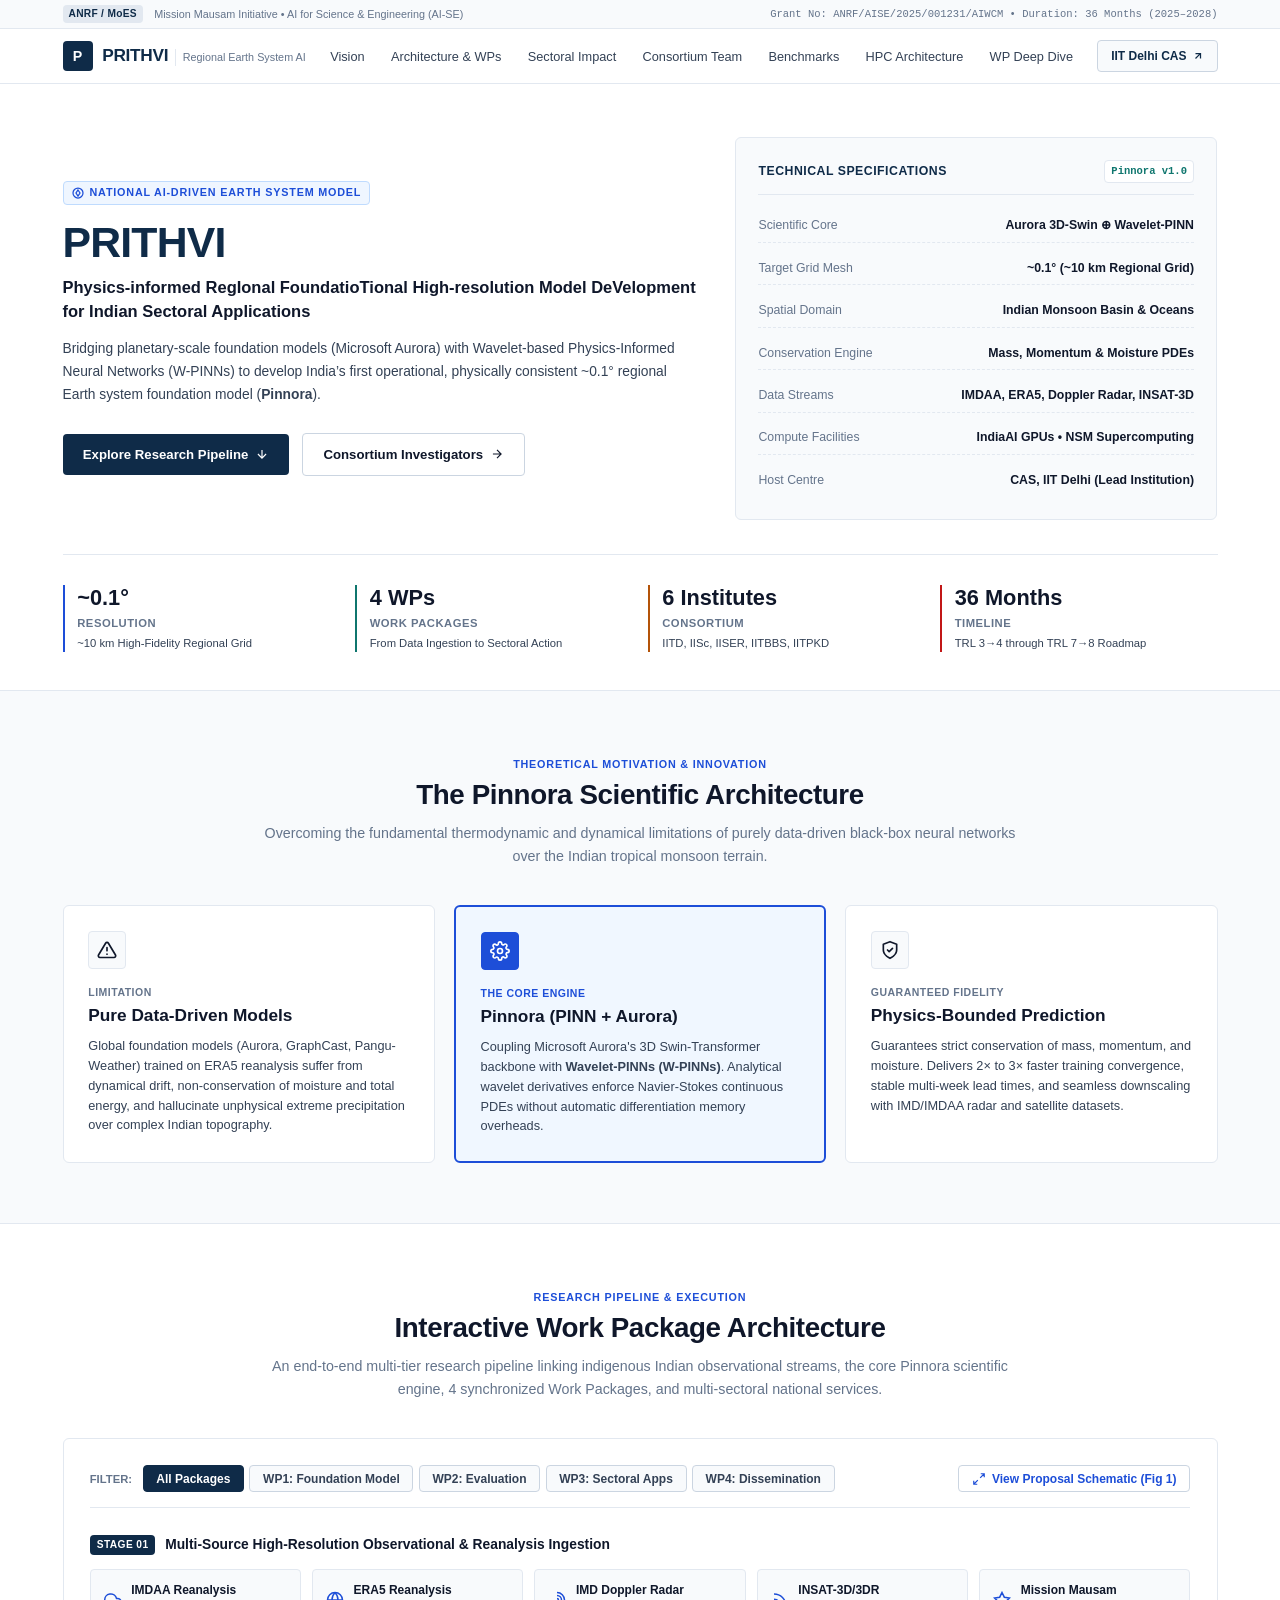
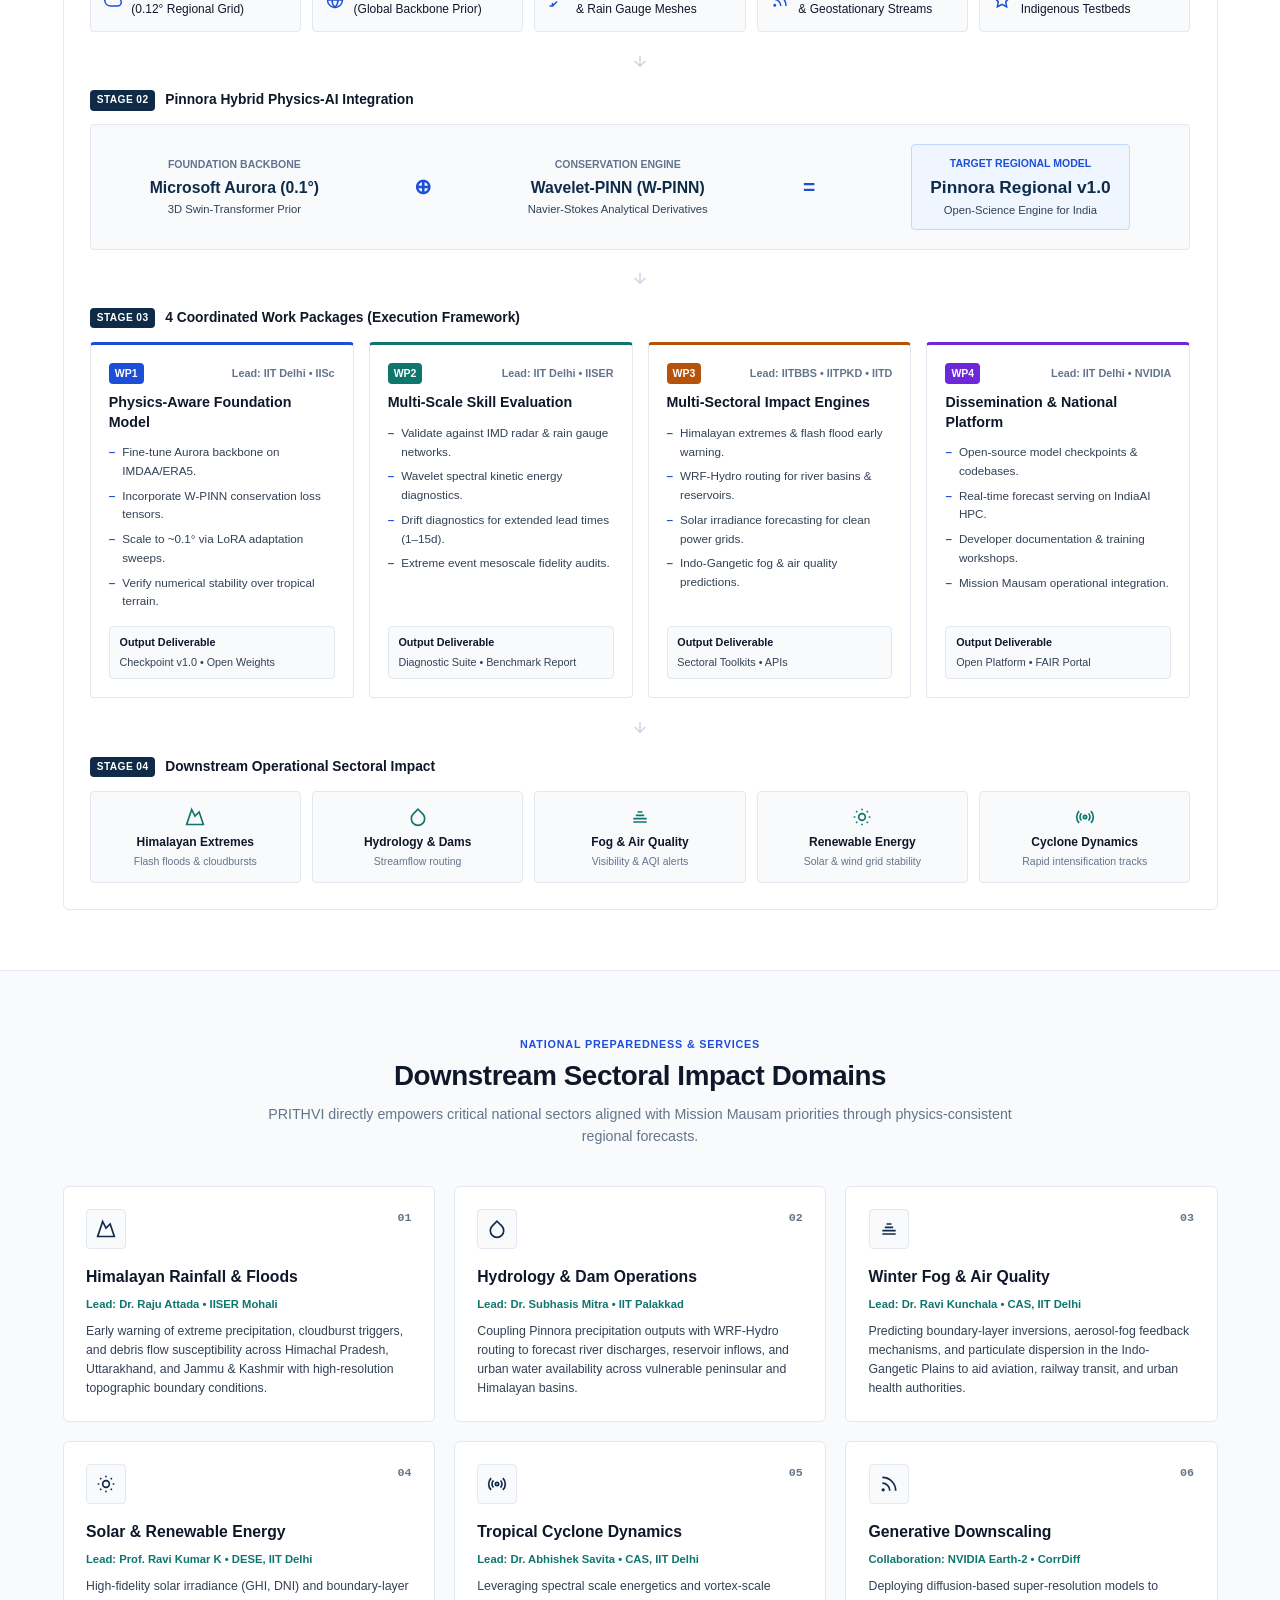
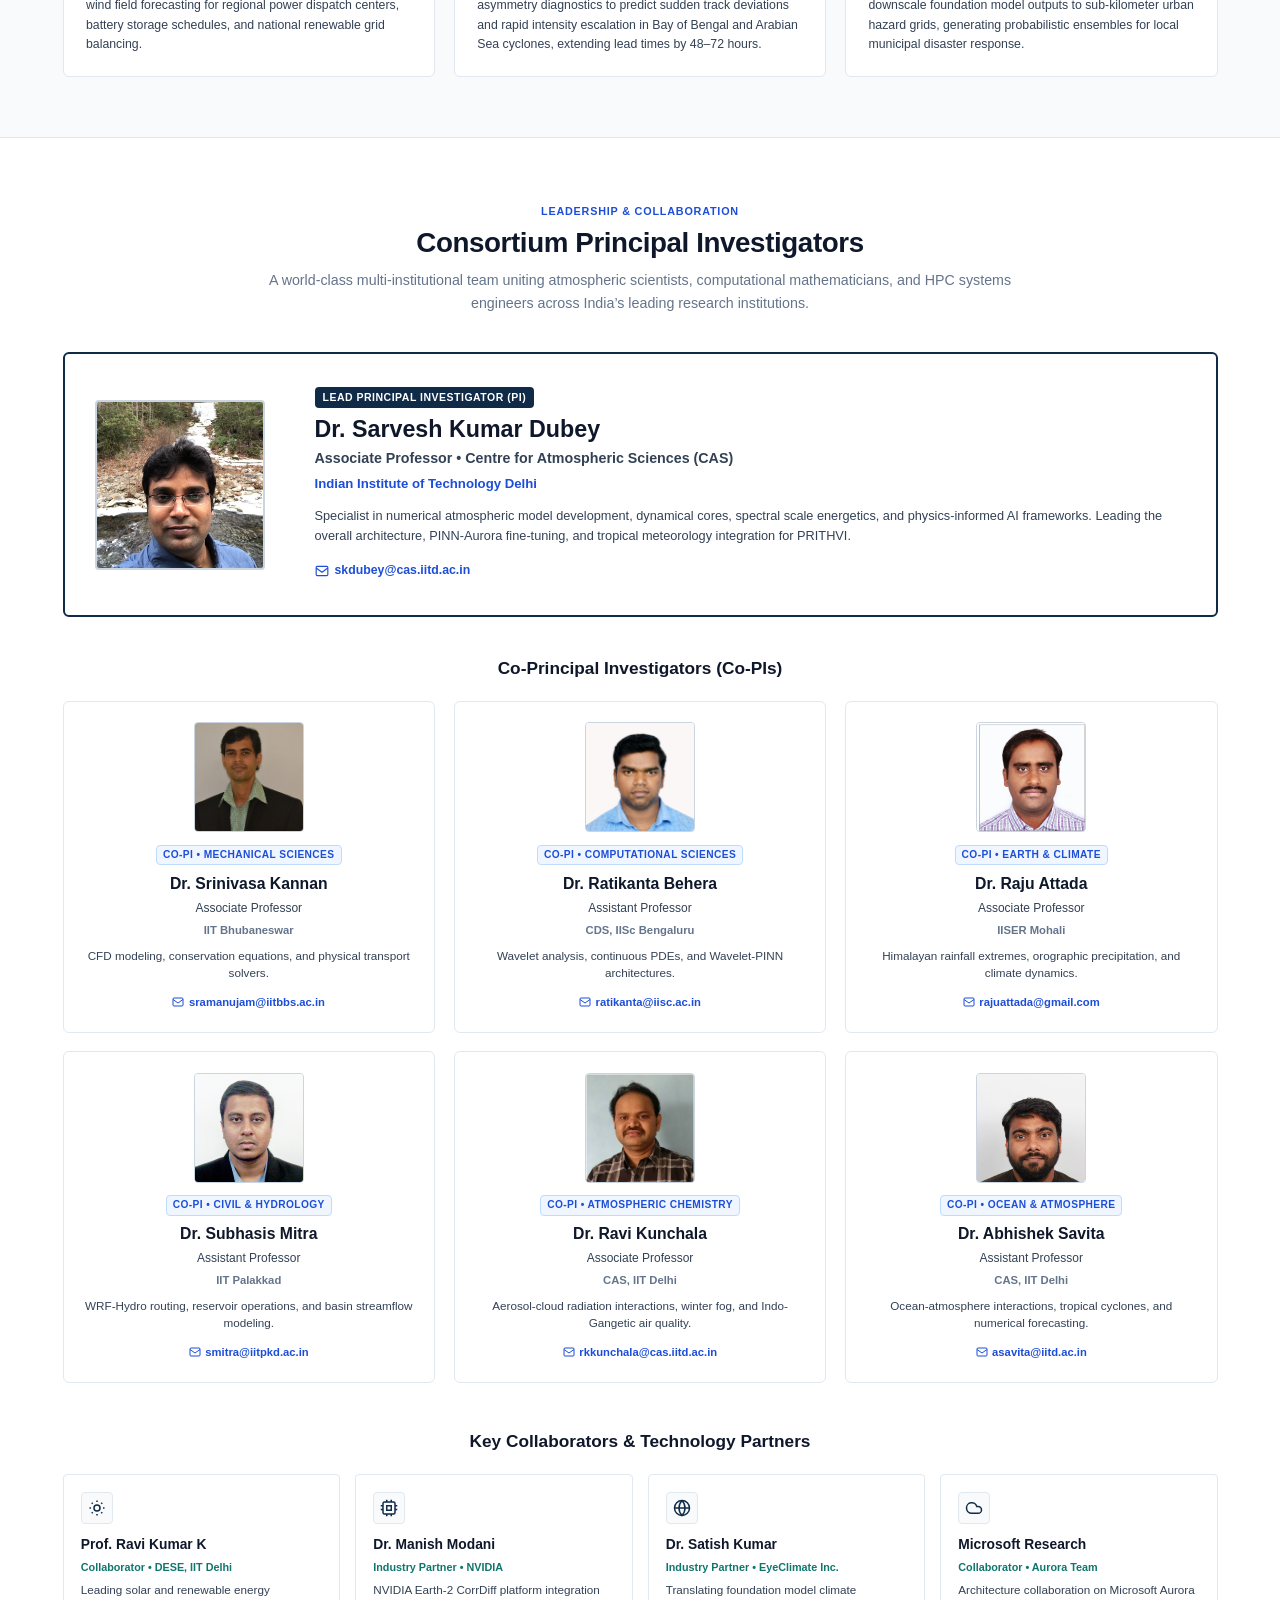
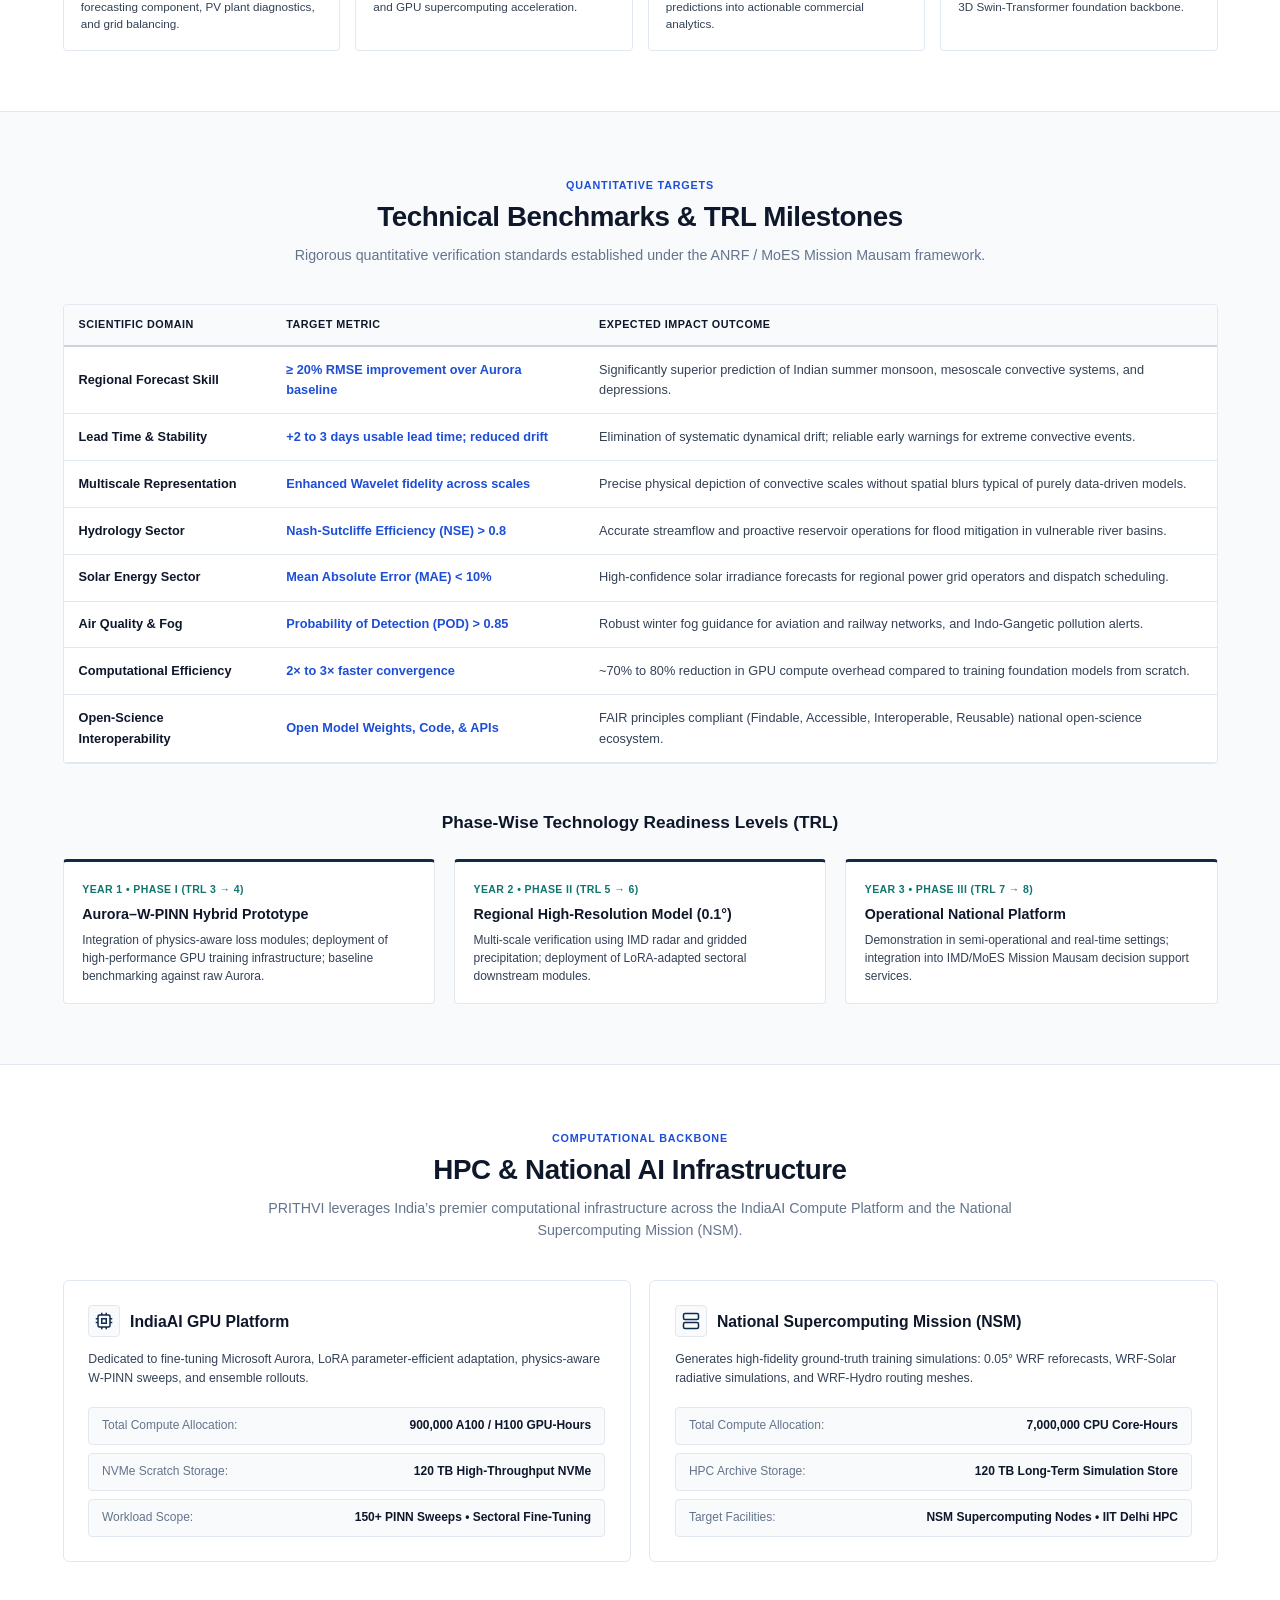
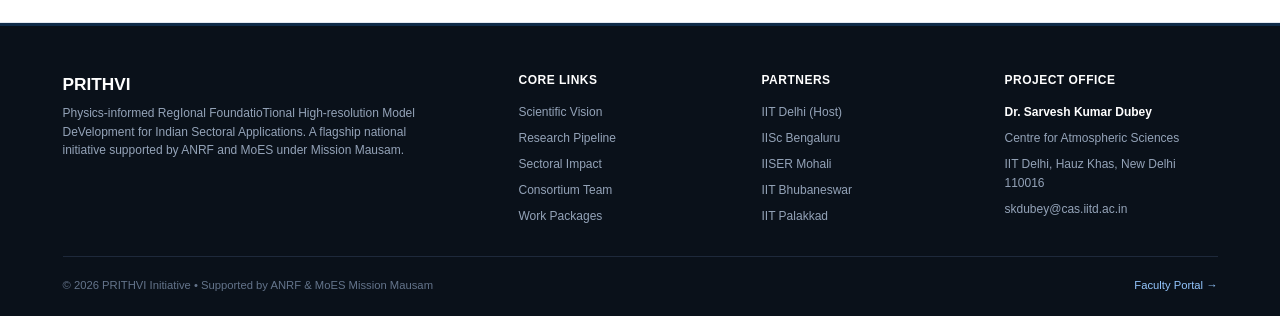
<file: index.html>
<!DOCTYPE html>
<html lang="en">
<head>
  <meta charset="UTF-8">
  <meta name="viewport" content="width=device-width, initial-scale=1.0">
  <title>PRITHVI | Physics-informed Regional Foundational Model for India</title>
  <meta name="description" content="PRITHVI: Physics-informed RegIonal FoundatioTional High-resolution Model DeVelopment for Indian Sectoral Applications. Funded by ANRF with MoES under Mission Mausam.">
  <link rel="stylesheet" href="assets/css/prithvi.css">
  <link rel="shortcut icon" href="assets/images/iitd_logo_red.png" type="image/png">
</head>
<body>

  <!-- ========================================================================
       TOP UTILITY MICRO-STRIP
       ======================================================================== -->
  <aside class="top-micro-bar">
    <div class="container top-micro-content">
      <div class="micro-badges">
        <span class="micro-tag">ANRF / MoES</span>
        <span>Mission Mausam Initiative &bull; AI for Science &amp; Engineering (AI-SE)</span>
      </div>
      <div class="micro-file-no">
        Grant No: ANRF/AISE/2025/001231/AIWCM &bull; Duration: 36 Months (2025–2028)
      </div>
    </div>
  </aside>

  <!-- ========================================================================
       SLEEK NAVIGATION HEADER (54px)
       ======================================================================== -->
  <header class="site-header">
    <div class="container header-inner">
      <a href="index.html" class="brand-anchor">
        <div class="brand-emblem">P</div>
        <div class="brand-text-wrap">
          <span class="brand-acronym">PRITHVI</span>
          <span class="brand-desc-line">Regional Earth System AI</span>
        </div>
      </a>

      <button class="mobile-toggle-btn" id="mobileMenuBtn" aria-label="Toggle navigation menu">&#9776;</button>

      <nav>
        <ul class="nav-links-list" id="navMenu">
          <li><a href="#vision" class="nav-item-link">Vision</a></li>
          <li><a href="#pipeline" class="nav-item-link">Architecture &amp; WPs</a></li>
          <li><a href="#sectors" class="nav-item-link">Sectoral Impact</a></li>
          <li><a href="#team" class="nav-item-link">Consortium Team</a></li>
          <li><a href="#benchmarks" class="nav-item-link">Benchmarks</a></li>
          <li><a href="#compute" class="nav-item-link">HPC Architecture</a></li>
          <li><a href="wp.html" class="nav-item-link">WP Deep Dive</a></li>
        </ul>
      </nav>

      <a href="https://web.iitd.ac.in/~skdubey/" target="_blank" rel="noopener" class="header-action-btn">
        <span>IIT Delhi CAS</span>
        <svg width="12" height="12" viewBox="0 0 24 24" fill="none" stroke="currentColor" stroke-width="2.5"><path d="M7 17l9.2-9.2M17 17V7H7"/></svg>
      </a>
    </div>
  </header>

  <!-- ========================================================================
       HERO SECTION (ASYMMETRIC SCIENTIFIC LAYOUT)
       ======================================================================== -->
  <section class="hero-wrapper" id="hero">
    <div class="container">
      
      <div class="hero-grid">
        <!-- Left: Editorial Overview -->
        <div>
          <div class="hero-eyebrow">
            <svg width="12" height="12" viewBox="0 0 24 24" fill="none" stroke="currentColor" stroke-width="2.5"><circle cx="12" cy="12" r="10"/><path d="m12 6 4 6-4 6-4-6z"/></svg>
            National AI-Driven Earth System Model
          </div>

          <h1 class="hero-main-title">PRITHVI</h1>
          <p class="hero-tagline">
            Physics-informed RegIonal FoundatioTional High-resolution Model DeVelopment for Indian Sectoral Applications
          </p>

          <p class="hero-summary-para">
            Bridging planetary-scale foundation models (Microsoft Aurora) with Wavelet-based Physics-Informed Neural Networks (W-PINNs) to develop India’s first operational, physically consistent ~0.1° regional Earth system foundation model (<strong>Pinnora</strong>).
          </p>

          <div class="hero-btn-row">
            <a href="#pipeline" class="btn-solid">
              <span>Explore Research Pipeline</span>
              <svg width="14" height="14" viewBox="0 0 24 24" fill="none" stroke="currentColor" stroke-width="2"><path d="M12 5v14M19 12l-7 7-7-7"/></svg>
            </a>
            <a href="#team" class="btn-outline">
              <span>Consortium Investigators</span>
              <svg width="14" height="14" viewBox="0 0 24 24" fill="none" stroke="currentColor" stroke-width="2"><path d="M5 12h14M12 5l7 7-7 7"/></svg>
            </a>
          </div>
        </div>

        <!-- Right: Scientific Specification Card -->
        <div class="hero-spec-card">
          <div class="spec-card-head">
            <span class="spec-card-title">Technical Specifications</span>
            <span class="spec-version-badge">Pinnora v1.0</span>
          </div>

          <div class="spec-rows-list">
            <div class="spec-row">
              <span class="spec-label">Scientific Core</span>
              <span class="spec-val">Aurora 3D-Swin ⊕ Wavelet-PINN</span>
            </div>
            <div class="spec-row">
              <span class="spec-label">Target Grid Mesh</span>
              <span class="spec-val">~0.1° (~10 km Regional Grid)</span>
            </div>
            <div class="spec-row">
              <span class="spec-label">Spatial Domain</span>
              <span class="spec-val">Indian Monsoon Basin &amp; Oceans</span>
            </div>
            <div class="spec-row">
              <span class="spec-label">Conservation Engine</span>
              <span class="spec-val">Mass, Momentum &amp; Moisture PDEs</span>
            </div>
            <div class="spec-row">
              <span class="spec-label">Data Streams</span>
              <span class="spec-val">IMDAA, ERA5, Doppler Radar, INSAT-3D</span>
            </div>
            <div class="spec-row">
              <span class="spec-label">Compute Facilities</span>
              <span class="spec-val">IndiaAI GPUs &bull; NSM Supercomputing</span>
            </div>
            <div class="spec-row">
              <span class="spec-label">Host Centre</span>
              <span class="spec-val">CAS, IIT Delhi (Lead Institution)</span>
            </div>
          </div>
        </div>
      </div>

      <!-- Hero Metrics Strip (4 Sleek Columns) -->
      <div class="hero-metrics-strip">
        <div class="metric-block blue">
          <div class="metric-num">~0.1°</div>
          <div class="metric-label">Resolution</div>
          <div class="metric-desc">~10 km High-Fidelity Regional Grid</div>
        </div>

        <div class="metric-block teal">
          <div class="metric-num">4 WPs</div>
          <div class="metric-label">Work Packages</div>
          <div class="metric-desc">From Data Ingestion to Sectoral Action</div>
        </div>

        <div class="metric-block amber">
          <div class="metric-num">6 Institutes</div>
          <div class="metric-label">Consortium</div>
          <div class="metric-desc">IITD, IISc, IISER, IITBBS, IITPKD</div>
        </div>

        <div class="metric-block crimson">
          <div class="metric-num">36 Months</div>
          <div class="metric-label">Timeline</div>
          <div class="metric-desc">TRL 3&rarr;4 through TRL 7&rarr;8 Roadmap</div>
        </div>
      </div>

    </div>
  </section>

  <!-- ========================================================================
       SCIENTIFIC RATIONALE & BREAKTHROUGH (PINNORA ENGINE)
       ======================================================================== -->
  <section class="section section-alt" id="vision">
    <div class="container">
      
      <div class="section-header">
        <span class="section-kicker">Theoretical Motivation &amp; Innovation</span>
        <h2 class="section-title">The Pinnora Scientific Architecture</h2>
        <p class="section-subtitle">
          Overcoming the fundamental thermodynamic and dynamical limitations of purely data-driven black-box neural networks over the Indian tropical monsoon terrain.
        </p>
      </div>

      <div class="breakthrough-grid">
        
        <!-- Card 1: Problem -->
        <div class="breakthrough-card">
          <div class="card-icon-box">
            <svg width="20" height="20" viewBox="0 0 24 24" fill="none" stroke="currentColor" stroke-width="2" stroke-linecap="round" stroke-linejoin="round"><path d="M12 9v4M12 17h.01M10.29 3.86L1.82 18a2 2 0 0 0 1.71 3h16.94a2 2 0 0 0 1.71-3L13.71 3.86a2 2 0 0 0-3.42 0z"/></svg>
          </div>
          <span class="card-kicker">Limitation</span>
          <h3 class="card-headline">Pure Data-Driven Models</h3>
          <p class="card-copy">
            Global foundation models (Aurora, GraphCast, Pangu-Weather) trained on ERA5 reanalysis suffer from dynamical drift, non-conservation of moisture and total energy, and hallucinate unphysical extreme precipitation over complex Indian topography.
          </p>
        </div>

        <!-- Card 2: Innovation -->
        <div class="breakthrough-card featured">
          <div class="card-icon-box">
            <svg width="20" height="20" viewBox="0 0 24 24" fill="none" stroke="currentColor" stroke-width="2" stroke-linecap="round" stroke-linejoin="round"><circle cx="12" cy="12" r="3"/><path d="M19.4 15a1.65 1.65 0 0 0 .33 1.82l.06.06a2 2 0 0 1 0 2.83 2 2 0 0 1-2.83 0l-.06-.06a1.65 1.65 0 0 0-1.82-.33 1.65 1.65 0 0 0-1 1.51V21a2 2 0 0 1-2 2 2 2 0 0 1-2-2v-.09A1.65 1.65 0 0 0 9 19.4a1.65 1.65 0 0 0-1.82.33l-.06.06a2 2 0 0 1-2.83 0 2 2 0 0 1 0-2.83l.06-.06a1.65 1.65 0 0 0 .33-1.82 1.65 1.65 0 0 0-1.51-1H3a2 2 0 0 1-2-2 2 2 0 0 1 2-2h.09A1.65 1.65 0 0 0 4.6 9a1.65 1.65 0 0 0-.33-1.82l-.06-.06a2 2 0 0 1 0-2.83 2 2 0 0 1 2.83 0l.06.06a1.65 1.65 0 0 0 1.82.33H9a1.65 1.65 0 0 0 1-1.51V3a2 2 0 0 1 2-2 2 2 0 0 1 2 2v.09a1.65 1.65 0 0 0 1 1.51 1.65 1.65 0 0 0 1.82-.33l.06-.06a2 2 0 0 1 2.83 0 2 2 0 0 1 0 2.83l-.06.06a1.65 1.65 0 0 0-.33 1.82V9a1.65 1.65 0 0 0 1.51 1H21a2 2 0 0 1 2 2 2 2 0 0 1-2 2h-.09a1.65 1.65 0 0 0-1.51 1z"/></svg>
          </div>
          <span class="card-kicker">The Core Engine</span>
          <h3 class="card-headline">Pinnora (PINN + Aurora)</h3>
          <p class="card-copy">
            Coupling Microsoft Aurora's 3D Swin-Transformer backbone with <strong>Wavelet-PINNs (W-PINNs)</strong>. Analytical wavelet derivatives enforce Navier-Stokes continuous PDEs without automatic differentiation memory overheads.
          </p>
        </div>

        <!-- Card 3: Solution -->
        <div class="breakthrough-card">
          <div class="card-icon-box">
            <svg width="20" height="20" viewBox="0 0 24 24" fill="none" stroke="currentColor" stroke-width="2" stroke-linecap="round" stroke-linejoin="round"><path d="M12 22s8-4 8-10V5l-8-3-8 3v7c0 6 8 10 8 10z"/><path d="m9 12 2 2 4-4"/></svg>
          </div>
          <span class="card-kicker">Guaranteed Fidelity</span>
          <h3 class="card-headline">Physics-Bounded Prediction</h3>
          <p class="card-copy">
            Guarantees strict conservation of mass, momentum, and moisture. Delivers 2&times; to 3&times; faster training convergence, stable multi-week lead times, and seamless downscaling with IMD/IMDAA radar and satellite datasets.
          </p>
        </div>

      </div>

    </div>
  </section>

  <!-- ========================================================================
       WORK PACKAGES & RESEARCH PIPELINE (INTERACTIVE)
       ======================================================================== -->
  <section class="section" id="pipeline">
    <div class="container">
      
      <div class="section-header">
        <span class="section-kicker">Research Pipeline &amp; Execution</span>
        <h2 class="section-title">Interactive Work Package Architecture</h2>
        <p class="section-subtitle">
          An end-to-end multi-tier research pipeline linking indigenous Indian observational streams, the core Pinnora scientific engine, 4 synchronized Work Packages, and multi-sectoral national services.
        </p>
      </div>

      <div class="pipeline-container">
        
        <!-- Filter Toolbar -->
        <div class="pipeline-toolbar">
          <div class="filter-group">
            <span class="filter-label">Filter:</span>
            <button class="filter-btn active" data-filter="all">All Packages</button>
            <button class="filter-btn" data-filter="wp1">WP1: Foundation Model</button>
            <button class="filter-btn" data-filter="wp2">WP2: Evaluation</button>
            <button class="filter-btn" data-filter="wp3">WP3: Sectoral Apps</button>
            <button class="filter-btn" data-filter="wp4">WP4: Dissemination</button>
          </div>

          <button class="modal-trigger-btn" id="openModalBtn">
            <svg width="14" height="14" viewBox="0 0 24 24" fill="none" stroke="currentColor" stroke-width="2"><path d="M15 3h6v6M9 21H3v-6M21 3l-7 7M3 21l7-7"/></svg>
            <span>View Proposal Schematic (Fig 1)</span>
          </button>
        </div>

        <!-- The Pipeline Stepper Flow -->
        <div class="pipeline-flow">
          
          <!-- STAGE 1: INGESTION -->
          <div class="flow-stage">
            <div class="stage-head">
              <span class="stage-badge">Stage 01</span>
              <span class="stage-title">Multi-Source High-Resolution Observational &amp; Reanalysis Ingestion</span>
            </div>

            <div class="ingest-grid">
              <div class="ingest-node">
                <svg width="18" height="18" viewBox="0 0 24 24" fill="none" stroke="currentColor" stroke-width="2"><path d="M18 10h-1.26A8 8 0 1 0 9 20h9a5 5 0 0 0 0-10z"/></svg>
                <span><strong>IMDAA Reanalysis</strong><br>(0.12° Regional Grid)</span>
              </div>
              <div class="ingest-node">
                <svg width="18" height="18" viewBox="0 0 24 24" fill="none" stroke="currentColor" stroke-width="2"><circle cx="12" cy="12" r="10"/><path d="M12 2a14.5 14.5 0 0 0 0 20 14.5 14.5 0 0 0 0-20M2 12h20"/></svg>
                <span><strong>ERA5 Reanalysis</strong><br>(Global Backbone Prior)</span>
              </div>
              <div class="ingest-node">
                <svg width="18" height="18" viewBox="0 0 24 24" fill="none" stroke="currentColor" stroke-width="2"><path d="M12 2a10 10 0 0 1 10 10M12 6a6 6 0 0 1 6 6M12 10a2 2 0 0 1 2 2"/><path d="m12 14-6 6M2 20h4v-4"/></svg>
                <span><strong>IMD Doppler Radar</strong><br>&amp; Rain Gauge Meshes</span>
              </div>
              <div class="ingest-node">
                <svg width="18" height="18" viewBox="0 0 24 24" fill="none" stroke="currentColor" stroke-width="2"><path d="M4 11a9 9 0 0 1 9 9M4 4a16 16 0 0 1 16 16"/><circle cx="5" cy="19" r="1"/></svg>
                <span><strong>INSAT-3D/3DR</strong><br>&amp; Geostationary Streams</span>
              </div>
              <div class="ingest-node">
                <svg width="18" height="18" viewBox="0 0 24 24" fill="none" stroke="currentColor" stroke-width="2"><path d="M12 2l3.09 6.26L22 9.27l-5 4.87 1.18 6.88L12 17.77l-6.18 3.25L7 14.14 2 9.27l6.91-1.01L12 2z"/></svg>
                <span><strong>Mission Mausam</strong><br>Indigenous Testbeds</span>
              </div>
            </div>
          </div>

          <!-- CONNECTOR -->
          <div class="flow-step-arrow">
            <svg width="18" height="18" viewBox="0 0 24 24" fill="none" stroke="currentColor" stroke-width="2"><path d="M12 5v14M19 12l-7 7-7-7"/></svg>
          </div>

          <!-- STAGE 2: SCIENTIFIC ENGINE (PINNORA) -->
          <div class="flow-stage">
            <div class="stage-head">
              <span class="stage-badge">Stage 02</span>
              <span class="stage-title">Pinnora Hybrid Physics-AI Integration</span>
            </div>

            <div class="pinnora-engine-box">
              <div class="pinnora-col">
                <span class="pinnora-kicker">Foundation Backbone</span>
                <h4 class="pinnora-col-title">Microsoft Aurora (0.1°)</h4>
                <span class="pinnora-col-sub">3D Swin-Transformer Prior</span>
              </div>

              <div class="pinnora-op">&oplus;</div>

              <div class="pinnora-col">
                <span class="pinnora-kicker">Conservation Engine</span>
                <h4 class="pinnora-col-title">Wavelet-PINN (W-PINN)</h4>
                <span class="pinnora-col-sub">Navier-Stokes Analytical Derivatives</span>
              </div>

              <div class="pinnora-op">&equals;</div>

              <div class="pinnora-target">
                <span class="pinnora-target-kicker">Target Regional Model</span>
                <h4 class="pinnora-target-title">Pinnora Regional v1.0</h4>
                <span class="pinnora-target-sub">Open-Science Engine for India</span>
              </div>
            </div>
          </div>

          <!-- CONNECTOR -->
          <div class="flow-step-arrow">
            <svg width="18" height="18" viewBox="0 0 24 24" fill="none" stroke="currentColor" stroke-width="2"><path d="M12 5v14M19 12l-7 7-7-7"/></svg>
          </div>

          <!-- STAGE 3: WORK PACKAGES (WP1 TO WP4) -->
          <div class="flow-stage">
            <div class="stage-head">
              <span class="stage-badge">Stage 03</span>
              <span class="stage-title">4 Coordinated Work Packages (Execution Framework)</span>
            </div>

            <div class="wp-cards-grid">
              
              <!-- WP1 -->
              <div class="wp-card" data-wp="wp1">
                <div class="wp-header">
                  <span class="wp-id-badge">WP1</span>
                  <span class="wp-inst-lead">Lead: IIT Delhi &bull; IISc</span>
                </div>
                <h4 class="wp-card-name">Physics-Aware Foundation Model</h4>
                <ul class="wp-items-list">
                  <li>Fine-tune Aurora backbone on IMDAA/ERA5.</li>
                  <li>Incorporate W-PINN conservation loss tensors.</li>
                  <li>Scale to ~0.1° via LoRA adaptation sweeps.</li>
                  <li>Verify numerical stability over tropical terrain.</li>
                </ul>
                <div class="wp-out-box">
                  <strong>Output Deliverable</strong>
                  Checkpoint v1.0 &bull; Open Weights
                </div>
              </div>

              <!-- WP2 -->
              <div class="wp-card wp2" data-wp="wp2">
                <div class="wp-header">
                  <span class="wp-id-badge">WP2</span>
                  <span class="wp-inst-lead">Lead: IIT Delhi &bull; IISER</span>
                </div>
                <h4 class="wp-card-name">Multi-Scale Skill Evaluation</h4>
                <ul class="wp-items-list">
                  <li>Validate against IMD radar &amp; rain gauge networks.</li>
                  <li>Wavelet spectral kinetic energy diagnostics.</li>
                  <li>Drift diagnostics for extended lead times (1–15d).</li>
                  <li>Extreme event mesoscale fidelity audits.</li>
                </ul>
                <div class="wp-out-box">
                  <strong>Output Deliverable</strong>
                  Diagnostic Suite &bull; Benchmark Report
                </div>
              </div>

              <!-- WP3 -->
              <div class="wp-card wp3" data-wp="wp3">
                <div class="wp-header">
                  <span class="wp-id-badge">WP3</span>
                  <span class="wp-inst-lead">Lead: IITBBS &bull; IITPKD &bull; IITD</span>
                </div>
                <h4 class="wp-card-name">Multi-Sectoral Impact Engines</h4>
                <ul class="wp-items-list">
                  <li>Himalayan extremes &amp; flash flood early warning.</li>
                  <li>WRF-Hydro routing for river basins &amp; reservoirs.</li>
                  <li>Solar irradiance forecasting for clean power grids.</li>
                  <li>Indo-Gangetic fog &amp; air quality predictions.</li>
                </ul>
                <div class="wp-out-box">
                  <strong>Output Deliverable</strong>
                  Sectoral Toolkits &bull; APIs
                </div>
              </div>

              <!-- WP4 -->
              <div class="wp-card wp4" data-wp="wp4">
                <div class="wp-header">
                  <span class="wp-id-badge">WP4</span>
                  <span class="wp-inst-lead">Lead: IIT Delhi &bull; NVIDIA</span>
                </div>
                <h4 class="wp-card-name">Dissemination &amp; National Platform</h4>
                <ul class="wp-items-list">
                  <li>Open-source model checkpoints &amp; codebases.</li>
                  <li>Real-time forecast serving on IndiaAI HPC.</li>
                  <li>Developer documentation &amp; training workshops.</li>
                  <li>Mission Mausam operational integration.</li>
                </ul>
                <div class="wp-out-box">
                  <strong>Output Deliverable</strong>
                  Open Platform &bull; FAIR Portal
                </div>
              </div>

            </div>
          </div>

          <!-- CONNECTOR -->
          <div class="flow-step-arrow">
            <svg width="18" height="18" viewBox="0 0 24 24" fill="none" stroke="currentColor" stroke-width="2"><path d="M12 5v14M19 12l-7 7-7-7"/></svg>
          </div>

          <!-- STAGE 4: SECTOR MINI FLOW -->
          <div class="flow-stage">
            <div class="stage-head">
              <span class="stage-badge">Stage 04</span>
              <span class="stage-title">Downstream Operational Sectoral Impact</span>
            </div>

            <div class="sector-mini-grid">
              <div class="sector-mini-node">
                <div class="sector-mini-icon">
                  <svg width="20" height="20" viewBox="0 0 24 24" fill="none" stroke="currentColor" stroke-width="2"><path d="m8 3 4 8 5-5 5 15H2L8 3z"/></svg>
                </div>
                <div class="sector-mini-name">Himalayan Extremes</div>
                <div class="sector-mini-lead">Flash floods &amp; cloudbursts</div>
              </div>

              <div class="sector-mini-node">
                <div class="sector-mini-icon">
                  <svg width="20" height="20" viewBox="0 0 24 24" fill="none" stroke="currentColor" stroke-width="2"><path d="M12 2.69l5.66 5.66a8 8 0 1 1-11.31 0z"/></svg>
                </div>
                <div class="sector-mini-name">Hydrology &amp; Dams</div>
                <div class="sector-mini-lead">Streamflow routing</div>
              </div>

              <div class="sector-mini-node">
                <div class="sector-mini-icon">
                  <svg width="20" height="20" viewBox="0 0 24 24" fill="none" stroke="currentColor" stroke-width="2"><path d="M4 14h16M4 18h16M7 10h10M9 6h6"/></svg>
                </div>
                <div class="sector-mini-name">Fog &amp; Air Quality</div>
                <div class="sector-mini-lead">Visibility &amp; AQI alerts</div>
              </div>

              <div class="sector-mini-node">
                <div class="sector-mini-icon">
                  <svg width="20" height="20" viewBox="0 0 24 24" fill="none" stroke="currentColor" stroke-width="2"><circle cx="12" cy="12" r="4"/><path d="M12 2v2M12 20v2M4.93 4.93l1.41 1.41M17.66 17.66l1.41 1.41M2 12h2M20 12h2M6.34 17.66l-1.41 1.41M19.07 4.93l-1.41 1.41"/></svg>
                </div>
                <div class="sector-mini-name">Renewable Energy</div>
                <div class="sector-mini-lead">Solar &amp; wind grid stability</div>
              </div>

              <div class="sector-mini-node">
                <div class="sector-mini-icon">
                  <svg width="20" height="20" viewBox="0 0 24 24" fill="none" stroke="currentColor" stroke-width="2"><circle cx="12" cy="12" r="2"/><path d="M16.24 7.76a6 6 0 0 1 0 8.49M7.76 16.24a6 6 0 0 1 0-8.49M19.07 4.93a10 10 0 0 1 0 14.14M4.93 19.07a10 10 0 0 1 0-14.14"/></svg>
                </div>
                <div class="sector-mini-name">Cyclone Dynamics</div>
                <div class="sector-mini-lead">Rapid intensification tracks</div>
              </div>
            </div>
          </div>

        </div>

      </div>

    </div>
  </section>

  <!-- ========================================================================
       SECTORAL APPLICATIONS (3x2 CARDS WITH VECTOR SVG ICONS)
       ======================================================================== -->
  <section class="section section-alt" id="sectors">
    <div class="container">
      
      <div class="section-header">
        <span class="section-kicker">National Preparedness &amp; Services</span>
        <h2 class="section-title">Downstream Sectoral Impact Domains</h2>
        <p class="section-subtitle">
          PRITHVI directly empowers critical national sectors aligned with Mission Mausam priorities through physics-consistent regional forecasts.
        </p>
      </div>

      <div class="sectors-major-grid">
        
        <!-- Sector 1 -->
        <div class="sector-major-card">
          <div class="sector-card-top">
            <div class="sector-icon-wrap">
              <svg width="20" height="20" viewBox="0 0 24 24" fill="none" stroke="currentColor" stroke-width="2"><path d="m8 3 4 8 5-5 5 15H2L8 3z"/></svg>
            </div>
            <span class="sector-num">01</span>
          </div>
          <h3 class="sector-card-title">Himalayan Rainfall &amp; Floods</h3>
          <div class="sector-card-lead">Lead: Dr. Raju Attada &bull; IISER Mohali</div>
          <p class="sector-card-desc">
            Early warning of extreme precipitation, cloudburst triggers, and debris flow susceptibility across Himachal Pradesh, Uttarakhand, and Jammu &amp; Kashmir with high-resolution topographic boundary conditions.
          </p>
        </div>

        <!-- Sector 2 -->
        <div class="sector-major-card">
          <div class="sector-card-top">
            <div class="sector-icon-wrap">
              <svg width="20" height="20" viewBox="0 0 24 24" fill="none" stroke="currentColor" stroke-width="2"><path d="M12 2.69l5.66 5.66a8 8 0 1 1-11.31 0z"/></svg>
            </div>
            <span class="sector-num">02</span>
          </div>
          <h3 class="sector-card-title">Hydrology &amp; Dam Operations</h3>
          <div class="sector-card-lead">Lead: Dr. Subhasis Mitra &bull; IIT Palakkad</div>
          <p class="sector-card-desc">
            Coupling Pinnora precipitation outputs with WRF-Hydro routing to forecast river discharges, reservoir inflows, and urban water availability across vulnerable peninsular and Himalayan basins.
          </p>
        </div>

        <!-- Sector 3 -->
        <div class="sector-major-card">
          <div class="sector-card-top">
            <div class="sector-icon-wrap">
              <svg width="20" height="20" viewBox="0 0 24 24" fill="none" stroke="currentColor" stroke-width="2"><path d="M4 14h16M4 18h16M7 10h10M9 6h6"/></svg>
            </div>
            <span class="sector-num">03</span>
          </div>
          <h3 class="sector-card-title">Winter Fog &amp; Air Quality</h3>
          <div class="sector-card-lead">Lead: Dr. Ravi Kunchala &bull; CAS, IIT Delhi</div>
          <p class="sector-card-desc">
            Predicting boundary-layer inversions, aerosol-fog feedback mechanisms, and particulate dispersion in the Indo-Gangetic Plains to aid aviation, railway transit, and urban health authorities.
          </p>
        </div>

        <!-- Sector 4 -->
        <div class="sector-major-card">
          <div class="sector-card-top">
            <div class="sector-icon-wrap">
              <svg width="20" height="20" viewBox="0 0 24 24" fill="none" stroke="currentColor" stroke-width="2"><circle cx="12" cy="12" r="4"/><path d="M12 2v2M12 20v2M4.93 4.93l1.41 1.41M17.66 17.66l1.41 1.41M2 12h2M20 12h2M6.34 17.66l-1.41 1.41M19.07 4.93l-1.41 1.41"/></svg>
            </div>
            <span class="sector-num">04</span>
          </div>
          <h3 class="sector-card-title">Solar &amp; Renewable Energy</h3>
          <div class="sector-card-lead">Lead: Prof. Ravi Kumar K &bull; DESE, IIT Delhi</div>
          <p class="sector-card-desc">
            High-fidelity solar irradiance (GHI, DNI) and boundary-layer wind field forecasting for regional power dispatch centers, battery storage schedules, and national renewable grid balancing.
          </p>
        </div>

        <!-- Sector 5 -->
        <div class="sector-major-card">
          <div class="sector-card-top">
            <div class="sector-icon-wrap">
              <svg width="20" height="20" viewBox="0 0 24 24" fill="none" stroke="currentColor" stroke-width="2"><circle cx="12" cy="12" r="2"/><path d="M16.24 7.76a6 6 0 0 1 0 8.49M7.76 16.24a6 6 0 0 1 0-8.49M19.07 4.93a10 10 0 0 1 0 14.14M4.93 19.07a10 10 0 0 1 0-14.14"/></svg>
            </div>
            <span class="sector-num">05</span>
          </div>
          <h3 class="sector-card-title">Tropical Cyclone Dynamics</h3>
          <div class="sector-card-lead">Lead: Dr. Abhishek Savita &bull; CAS, IIT Delhi</div>
          <p class="sector-card-desc">
            Leveraging spectral scale energetics and vortex-scale asymmetry diagnostics to predict sudden track deviations and rapid intensity escalation in Bay of Bengal and Arabian Sea cyclones, extending lead times by 48–72 hours.
          </p>
        </div>

        <!-- Sector 6 -->
        <div class="sector-major-card">
          <div class="sector-card-top">
            <div class="sector-icon-wrap">
              <svg width="20" height="20" viewBox="0 0 24 24" fill="none" stroke="currentColor" stroke-width="2"><path d="M4 11a9 9 0 0 1 9 9M4 4a16 16 0 0 1 16 16"/><circle cx="5" cy="19" r="1"/></svg>
            </div>
            <span class="sector-num">06</span>
          </div>
          <h3 class="sector-card-title">Generative Downscaling</h3>
          <div class="sector-card-lead">Collaboration: NVIDIA Earth-2 &bull; CorrDiff</div>
          <p class="sector-card-desc">
            Deploying diffusion-based super-resolution models to downscale foundation model outputs to sub-kilometer urban hazard grids, generating probabilistic ensembles for local municipal disaster response.
          </p>
        </div>

      </div>

    </div>
  </section>

  <!-- ========================================================================
       CONSORTIUM & TEAM (LEAD PI, CO-PIS, COLLABORATORS)
       ======================================================================== -->
  <section class="section" id="team">
    <div class="container">
      
      <div class="section-header">
        <span class="section-kicker">Leadership &amp; Collaboration</span>
        <h2 class="section-title">Consortium Principal Investigators</h2>
        <p class="section-subtitle">
          A world-class multi-institutional team uniting atmospheric scientists, computational mathematicians, and HPC systems engineers across India’s leading research institutions.
        </p>
      </div>

      <!-- Lead PI Hero Card -->
      <div class="lead-pi-card">
        <div class="lead-avatar-wrap">
          <img src="assets/images/team/sarvesh_dubey.jpg" alt="Dr. Sarvesh Kumar Dubey">
        </div>
        <div>
          <span class="lead-badge">Lead Principal Investigator (PI)</span>
          <h3 class="lead-name">Dr. Sarvesh Kumar Dubey</h3>
          <p class="lead-title-text">Associate Professor &bull; Centre for Atmospheric Sciences (CAS)</p>
          <p class="lead-inst-text">Indian Institute of Technology Delhi</p>
          <p class="lead-bio-text">
            Specialist in numerical atmospheric model development, dynamical cores, spectral scale energetics, and physics-informed AI frameworks. Leading the overall architecture, PINN-Aurora fine-tuning, and tropical meteorology integration for PRITHVI.
          </p>
          <a href="mailto:skdubey@cas.iitd.ac.in" class="lead-email-anchor">
            <svg width="14" height="14" viewBox="0 0 24 24" fill="none" stroke="currentColor" stroke-width="2"><rect x="2" y="4" width="20" height="16" rx="2"/><path d="m22 7-10 7L2 7"/></svg>
            <span>skdubey@cas.iitd.ac.in</span>
          </a>
        </div>
      </div>

      <!-- Co-PIs Grid (3 Columns) -->
      <h3 style="font-size: 1.15rem; font-weight: 700; color: var(--c-text); margin-bottom: 1.25rem; text-align: center;">
        Co-Principal Investigators (Co-PIs)
      </h3>

      <div class="copi-grid">
        
        <!-- Co-PI 1: Dr. Srinivasa Kannan -->
        <div class="copi-card">
          <div class="copi-avatar">
            <img src="assets/images/team/srinivasa_kannan.png" alt="Dr. Srinivasa Kannan">
          </div>
          <span class="copi-role-badge">Co-PI &bull; Mechanical Sciences</span>
          <h4 class="copi-name">Dr. Srinivasa Kannan</h4>
          <p class="copi-position">Associate Professor</p>
          <p class="copi-affil">IIT Bhubaneswar</p>
          <p class="copi-focus">CFD modeling, conservation equations, and physical transport solvers.</p>
          <a href="mailto:sramanujam@iitbbs.ac.in" class="copi-email-link">
            <svg width="12" height="12" viewBox="0 0 24 24" fill="none" stroke="currentColor" stroke-width="2"><rect x="2" y="4" width="20" height="16" rx="2"/><path d="m22 7-10 7L2 7"/></svg>
            <span>sramanujam@iitbbs.ac.in</span>
          </a>
        </div>

        <!-- Co-PI 2: Dr. Ratikanta Behera -->
        <div class="copi-card">
          <div class="copi-avatar">
            <img src="assets/images/team/ratikanta_behera.png" alt="Dr. Ratikanta Behera">
          </div>
          <span class="copi-role-badge">Co-PI &bull; Computational Sciences</span>
          <h4 class="copi-name">Dr. Ratikanta Behera</h4>
          <p class="copi-position">Assistant Professor</p>
          <p class="copi-affil">CDS, IISc Bengaluru</p>
          <p class="copi-focus">Wavelet analysis, continuous PDEs, and Wavelet-PINN architectures.</p>
          <a href="mailto:ratikanta@iisc.ac.in" class="copi-email-link">
            <svg width="12" height="12" viewBox="0 0 24 24" fill="none" stroke="currentColor" stroke-width="2"><rect x="2" y="4" width="20" height="16" rx="2"/><path d="m22 7-10 7L2 7"/></svg>
            <span>ratikanta@iisc.ac.in</span>
          </a>
        </div>

        <!-- Co-PI 3: Dr. Raju Attada -->
        <div class="copi-card">
          <div class="copi-avatar">
            <img src="assets/images/team/raju_attada.png" alt="Dr. Raju Attada">
          </div>
          <span class="copi-role-badge">Co-PI &bull; Earth &amp; Climate</span>
          <h4 class="copi-name">Dr. Raju Attada</h4>
          <p class="copi-position">Associate Professor</p>
          <p class="copi-affil">IISER Mohali</p>
          <p class="copi-focus">Himalayan rainfall extremes, orographic precipitation, and climate dynamics.</p>
          <a href="mailto:rajuattada@gmail.com" class="copi-email-link">
            <svg width="12" height="12" viewBox="0 0 24 24" fill="none" stroke="currentColor" stroke-width="2"><rect x="2" y="4" width="20" height="16" rx="2"/><path d="m22 7-10 7L2 7"/></svg>
            <span>rajuattada@gmail.com</span>
          </a>
        </div>

        <!-- Co-PI 4: Dr. Subhasis Mitra -->
        <div class="copi-card">
          <div class="copi-avatar">
            <img src="assets/images/team/subhasis_mitra.png" alt="Dr. Subhasis Mitra">
          </div>
          <span class="copi-role-badge">Co-PI &bull; Civil &amp; Hydrology</span>
          <h4 class="copi-name">Dr. Subhasis Mitra</h4>
          <p class="copi-position">Assistant Professor</p>
          <p class="copi-affil">IIT Palakkad</p>
          <p class="copi-focus">WRF-Hydro routing, reservoir operations, and basin streamflow modeling.</p>
          <a href="mailto:smitra@iitpkd.ac.in" class="copi-email-link">
            <svg width="12" height="12" viewBox="0 0 24 24" fill="none" stroke="currentColor" stroke-width="2"><rect x="2" y="4" width="20" height="16" rx="2"/><path d="m22 7-10 7L2 7"/></svg>
            <span>smitra@iitpkd.ac.in</span>
          </a>
        </div>

        <!-- Co-PI 5: Dr. Ravi Kunchala -->
        <div class="copi-card">
          <div class="copi-avatar">
            <img src="assets/images/team/ravi_kunchala.png" alt="Dr. Ravi Kunchala">
          </div>
          <span class="copi-role-badge">Co-PI &bull; Atmospheric Chemistry</span>
          <h4 class="copi-name">Dr. Ravi Kunchala</h4>
          <p class="copi-position">Associate Professor</p>
          <p class="copi-affil">CAS, IIT Delhi</p>
          <p class="copi-focus">Aerosol-cloud radiation interactions, winter fog, and Indo-Gangetic air quality.</p>
          <a href="mailto:rkkunchala@cas.iitd.ac.in" class="copi-email-link">
            <svg width="12" height="12" viewBox="0 0 24 24" fill="none" stroke="currentColor" stroke-width="2"><rect x="2" y="4" width="20" height="16" rx="2"/><path d="m22 7-10 7L2 7"/></svg>
            <span>rkkunchala@cas.iitd.ac.in</span>
          </a>
        </div>

        <!-- Co-PI 6: Dr. Abhishek Savita -->
        <div class="copi-card">
          <div class="copi-avatar">
            <img src="assets/images/team/abhishek_savita.png" alt="Dr. Abhishek Savita">
          </div>
          <span class="copi-role-badge">Co-PI &bull; Ocean &amp; Atmosphere</span>
          <h4 class="copi-name">Dr. Abhishek Savita</h4>
          <p class="copi-position">Assistant Professor</p>
          <p class="copi-affil">CAS, IIT Delhi</p>
          <p class="copi-focus">Ocean-atmosphere interactions, tropical cyclones, and numerical forecasting.</p>
          <a href="mailto:asavita@iitd.ac.in" class="copi-email-link">
            <svg width="12" height="12" viewBox="0 0 24 24" fill="none" stroke="currentColor" stroke-width="2"><rect x="2" y="4" width="20" height="16" rx="2"/><path d="m22 7-10 7L2 7"/></svg>
            <span>asavita@iitd.ac.in</span>
          </a>
        </div>

      </div>

      <!-- Collaborators & Industry Partners (4 Columns) -->
      <h3 style="font-size: 1.15rem; font-weight: 700; color: var(--c-text); margin: 3rem 0 1.25rem; text-align: center;">
        Key Collaborators &amp; Technology Partners
      </h3>

      <div class="collab-grid">
        
        <div class="collab-node">
          <div class="collab-node-icon">
            <svg width="18" height="18" viewBox="0 0 24 24" fill="none" stroke="currentColor" stroke-width="2"><circle cx="12" cy="12" r="4"/><path d="M12 2v2M12 20v2M4.93 4.93l1.41 1.41M17.66 17.66l1.41 1.41M2 12h2M20 12h2M6.34 17.66l-1.41 1.41M19.07 4.93l-1.41 1.41"/></svg>
          </div>
          <h4>Prof. Ravi Kumar K</h4>
          <div class="collab-node-tag">Collaborator &bull; DESE, IIT Delhi</div>
          <p>Leading solar and renewable energy forecasting component, PV plant diagnostics, and grid balancing.</p>
        </div>

        <div class="collab-node">
          <div class="collab-node-icon">
            <svg width="18" height="18" viewBox="0 0 24 24" fill="none" stroke="currentColor" stroke-width="2"><rect x="4" y="4" width="16" height="16" rx="2"/><rect x="9" y="9" width="6" height="6"/><path d="M9 1v3M15 1v3M9 20v3M15 20v3M20 9h3M20 14h3M1 9h3M1 14h3"/></svg>
          </div>
          <h4>Dr. Manish Modani</h4>
          <div class="collab-node-tag">Industry Partner &bull; NVIDIA</div>
          <p>NVIDIA Earth-2 CorrDiff platform integration and GPU supercomputing acceleration.</p>
        </div>

        <div class="collab-node">
          <div class="collab-node-icon">
            <svg width="18" height="18" viewBox="0 0 24 24" fill="none" stroke="currentColor" stroke-width="2"><circle cx="12" cy="12" r="10"/><path d="M12 2a14.5 14.5 0 0 0 0 20 14.5 14.5 0 0 0 0-20M2 12h20"/></svg>
          </div>
          <h4>Dr. Satish Kumar</h4>
          <div class="collab-node-tag">Industry Partner &bull; EyeClimate Inc.</div>
          <p>Translating foundation model climate predictions into actionable commercial analytics.</p>
        </div>

        <div class="collab-node">
          <div class="collab-node-icon">
            <svg width="18" height="18" viewBox="0 0 24 24" fill="none" stroke="currentColor" stroke-width="2"><path d="M17.5 19H9a7 7 0 1 1 6.71-9h1.79a4.5 4.5 0 1 1 0 9Z"/></svg>
          </div>
          <h4>Microsoft Research</h4>
          <div class="collab-node-tag">Collaborator &bull; Aurora Team</div>
          <p>Architecture collaboration on Microsoft Aurora 3D Swin-Transformer foundation backbone.</p>
        </div>

      </div>

    </div>
  </section>

  <!-- ========================================================================
       TECHNICAL BENCHMARKS & OBJECTIVES
       ======================================================================== -->
  <section class="section section-alt" id="benchmarks">
    <div class="container">
      
      <div class="section-header">
        <span class="section-kicker">Quantitative Targets</span>
        <h2 class="section-title">Technical Benchmarks &amp; TRL Milestones</h2>
        <p class="section-subtitle">
          Rigorous quantitative verification standards established under the ANRF / MoES Mission Mausam framework.
        </p>
      </div>

      <div class="table-container">
        <table class="academic-table">
          <thead>
            <tr>
              <th>Scientific Domain</th>
              <th>Target Metric</th>
              <th>Expected Impact Outcome</th>
            </tr>
          </thead>
          <tbody>
            <tr>
              <td class="strong-col">Regional Forecast Skill</td>
              <td class="metric-col">&ge; 20% RMSE improvement over Aurora baseline</td>
              <td>Significantly superior prediction of Indian summer monsoon, mesoscale convective systems, and depressions.</td>
            </tr>
            <tr>
              <td class="strong-col">Lead Time &amp; Stability</td>
              <td class="metric-col">+2 to 3 days usable lead time; reduced drift</td>
              <td>Elimination of systematic dynamical drift; reliable early warnings for extreme convective events.</td>
            </tr>
            <tr>
              <td class="strong-col">Multiscale Representation</td>
              <td class="metric-col">Enhanced Wavelet fidelity across scales</td>
              <td>Precise physical depiction of convective scales without spatial blurs typical of purely data-driven models.</td>
            </tr>
            <tr>
              <td class="strong-col">Hydrology Sector</td>
              <td class="metric-col">Nash-Sutcliffe Efficiency (NSE) &gt; 0.8</td>
              <td>Accurate streamflow and proactive reservoir operations for flood mitigation in vulnerable river basins.</td>
            </tr>
            <tr>
              <td class="strong-col">Solar Energy Sector</td>
              <td class="metric-col">Mean Absolute Error (MAE) &lt; 10%</td>
              <td>High-confidence solar irradiance forecasts for regional power grid operators and dispatch scheduling.</td>
            </tr>
            <tr>
              <td class="strong-col">Air Quality &amp; Fog</td>
              <td class="metric-col">Probability of Detection (POD) &gt; 0.85</td>
              <td>Robust winter fog guidance for aviation and railway networks, and Indo-Gangetic pollution alerts.</td>
            </tr>
            <tr>
              <td class="strong-col">Computational Efficiency</td>
              <td class="metric-col">2&times; to 3&times; faster convergence</td>
              <td>~70% to 80% reduction in GPU compute overhead compared to training foundation models from scratch.</td>
            </tr>
            <tr>
              <td class="strong-col">Open-Science Interoperability</td>
              <td class="metric-col">Open Model Weights, Code, &amp; APIs</td>
              <td>FAIR principles compliant (Findable, Accessible, Interoperable, Reusable) national open-science ecosystem.</td>
            </tr>
          </tbody>
        </table>
      </div>

      <!-- TRL Milestones Track -->
      <h3 style="font-size: 1.15rem; font-weight: 700; color: var(--c-text); margin: 3rem 0 1.25rem; text-align: center;">
        Phase-Wise Technology Readiness Levels (TRL)
      </h3>

      <div class="trl-strip">
        <div class="trl-box">
          <div class="trl-badge">Year 1 &bull; Phase I (TRL 3 &rarr; 4)</div>
          <h4 class="trl-name">Aurora–W-PINN Hybrid Prototype</h4>
          <p class="trl-detail">
            Integration of physics-aware loss modules; deployment of high-performance GPU training infrastructure; baseline benchmarking against raw Aurora.
          </p>
        </div>

        <div class="trl-box">
          <div class="trl-badge">Year 2 &bull; Phase II (TRL 5 &rarr; 6)</div>
          <h4 class="trl-name">Regional High-Resolution Model (0.1°)</h4>
          <p class="trl-detail">
            Multi-scale verification using IMD radar and gridded precipitation; deployment of LoRA-adapted sectoral downstream modules.
          </p>
        </div>

        <div class="trl-box">
          <div class="trl-badge">Year 3 &bull; Phase III (TRL 7 &rarr; 8)</div>
          <h4 class="trl-name">Operational National Platform</h4>
          <p class="trl-detail">
            Demonstration in semi-operational and real-time settings; integration into IMD/MoES Mission Mausam decision support services.
          </p>
        </div>
      </div>

    </div>
  </section>

  <!-- ========================================================================
       HPC & COMPUTE ARCHITECTURE
       ======================================================================== -->
  <section class="section" id="compute">
    <div class="container">
      
      <div class="section-header">
        <span class="section-kicker">Computational Backbone</span>
        <h2 class="section-title">HPC &amp; National AI Infrastructure</h2>
        <p class="section-subtitle">
          PRITHVI leverages India’s premier computational infrastructure across the IndiaAI Compute Platform and the National Supercomputing Mission (NSM).
        </p>
      </div>

      <div class="hpc-duo-grid">
        
        <!-- GPU Card -->
        <div class="hpc-panel">
          <div class="hpc-panel-head">
            <div class="hpc-icon-sq">
              <svg width="18" height="18" viewBox="0 0 24 24" fill="none" stroke="currentColor" stroke-width="2"><rect x="4" y="4" width="16" height="16" rx="2"/><rect x="9" y="9" width="6" height="6"/><path d="M9 1v3M15 1v3M9 20v3M15 20v3M20 9h3M20 14h3M1 9h3M1 14h3"/></svg>
            </div>
            <h3 class="hpc-panel-title">IndiaAI GPU Platform</h3>
          </div>
          <p class="hpc-panel-desc">
            Dedicated to fine-tuning Microsoft Aurora, LoRA parameter-efficient adaptation, physics-aware W-PINN sweeps, and ensemble rollouts.
          </p>
          <ul class="hpc-specs-list">
            <li class="hpc-spec-item">
              <span class="label">Total Compute Allocation:</span>
              <span class="val">900,000 A100 / H100 GPU-Hours</span>
            </li>
            <li class="hpc-spec-item">
              <span class="label">NVMe Scratch Storage:</span>
              <span class="val">120 TB High-Throughput NVMe</span>
            </li>
            <li class="hpc-spec-item">
              <span class="label">Workload Scope:</span>
              <span class="val">150+ PINN Sweeps &bull; Sectoral Fine-Tuning</span>
            </li>
          </ul>
        </div>

        <!-- CPU HPC Card -->
        <div class="hpc-panel">
          <div class="hpc-panel-head">
            <div class="hpc-icon-sq">
              <svg width="18" height="18" viewBox="0 0 24 24" fill="none" stroke="currentColor" stroke-width="2"><rect x="2" y="2" width="20" height="8" rx="2"/><rect x="2" y="14" width="20" height="8" rx="2"/><line x1="6" y1="6" x2="6.01" y2="6"/><line x1="6" y1="18" x2="6.01" y2="18"/></svg>
            </div>
            <h3 class="hpc-panel-title">National Supercomputing Mission (NSM)</h3>
          </div>
          <p class="hpc-panel-desc">
            Generates high-fidelity ground-truth training simulations: 0.05° WRF reforecasts, WRF-Solar radiative simulations, and WRF-Hydro routing meshes.
          </p>
          <ul class="hpc-specs-list">
            <li class="hpc-spec-item">
              <span class="label">Total Compute Allocation:</span>
              <span class="val">7,000,000 CPU Core-Hours</span>
            </li>
            <li class="hpc-spec-item">
              <span class="label">HPC Archive Storage:</span>
              <span class="val">120 TB Long-Term Simulation Store</span>
            </li>
            <li class="hpc-spec-item">
              <span class="label">Target Facilities:</span>
              <span class="val">NSM Supercomputing Nodes &bull; IIT Delhi HPC</span>
            </li>
          </ul>
        </div>

      </div>

    </div>
  </section>

  <!-- ========================================================================
       MODAL: ORIGINAL PROPOSAL FIG 1 SCHEMATIC
       ======================================================================== -->
  <div class="modal-backdrop" id="schematicModal" role="dialog" aria-modal="true" aria-labelledby="modalTitle">
    <div class="modal-dialog">
      <button class="modal-dismiss-btn" id="closeModalBtn" aria-label="Close Modal">&times;</button>
      <h3 class="modal-dialog-title" id="modalTitle">
        Fig 1: Sectoral Applications of PRITHVI Regional Foundation Model (Pinnora)
      </h3>
      <p class="modal-dialog-sub">
        Official schematic excerpt from the funded proposal (File No: ANRF/AISE/2025/001231/AIWCM, Page 9).
      </p>
      <div style="background: #ffffff; padding: 10px; border-radius: var(--radius-sm); border: 1px solid var(--c-border); overflow: hidden;">
        <img src="assets/images/fig1_original_diagram.png" alt="PRITHVI Proposal Figure 1 Workflow Diagram" style="width: 100%; height: auto;">
      </div>
    </div>
  </div>

  <!-- ========================================================================
       FOOTER
       ======================================================================== -->
  <footer class="site-footer">
    <div class="container">
      
      <div class="footer-columns">
        <div>
          <h4 class="footer-brand-title">PRITHVI</h4>
          <p class="footer-brand-copy">
            Physics-informed RegIonal FoundatioTional High-resolution Model DeVelopment for Indian Sectoral Applications. A flagship national initiative supported by ANRF and MoES under Mission Mausam.
          </p>
        </div>

        <div>
          <h5 class="footer-col-head">Core Links</h5>
          <ul class="footer-nav-list">
            <li><a href="#vision">Scientific Vision</a></li>
            <li><a href="#pipeline">Research Pipeline</a></li>
            <li><a href="#sectors">Sectoral Impact</a></li>
            <li><a href="#team">Consortium Team</a></li>
            <li><a href="wp.html">Work Packages</a></li>
          </ul>
        </div>

        <div>
          <h5 class="footer-col-head">Partners</h5>
          <ul class="footer-nav-list">
            <li><a href="https://home.iitd.ac.in/" target="_blank" rel="noopener">IIT Delhi (Host)</a></li>
            <li><a href="https://iisc.ac.in/" target="_blank" rel="noopener">IISc Bengaluru</a></li>
            <li><a href="https://www.iisermohali.ac.in/" target="_blank" rel="noopener">IISER Mohali</a></li>
            <li><a href="https://www.iitbbs.ac.in/" target="_blank" rel="noopener">IIT Bhubaneswar</a></li>
            <li><a href="https://iitpkd.ac.in/" target="_blank" rel="noopener">IIT Palakkad</a></li>
          </ul>
        </div>

        <div>
          <h5 class="footer-col-head">Project Office</h5>
          <ul class="footer-nav-list">
            <li><strong style="color: #ffffff;">Dr. Sarvesh Kumar Dubey</strong></li>
            <li>Centre for Atmospheric Sciences</li>
            <li>IIT Delhi, Hauz Khas, New Delhi 110016</li>
            <li><a href="mailto:skdubey@cas.iitd.ac.in">skdubey@cas.iitd.ac.in</a></li>
          </ul>
        </div>
      </div>

      <div class="footer-sub-strip">
        <div>&copy; 2026 PRITHVI Initiative &bull; Supported by ANRF &amp; MoES Mission Mausam</div>
        <div><a href="https://web.iitd.ac.in/~skdubey/" target="_blank" rel="noopener">Faculty Portal &rarr;</a></div>
      </div>

    </div>
  </footer>

  <script src="assets/js/prithvi.js"></script>
</body>
</html>
</file>
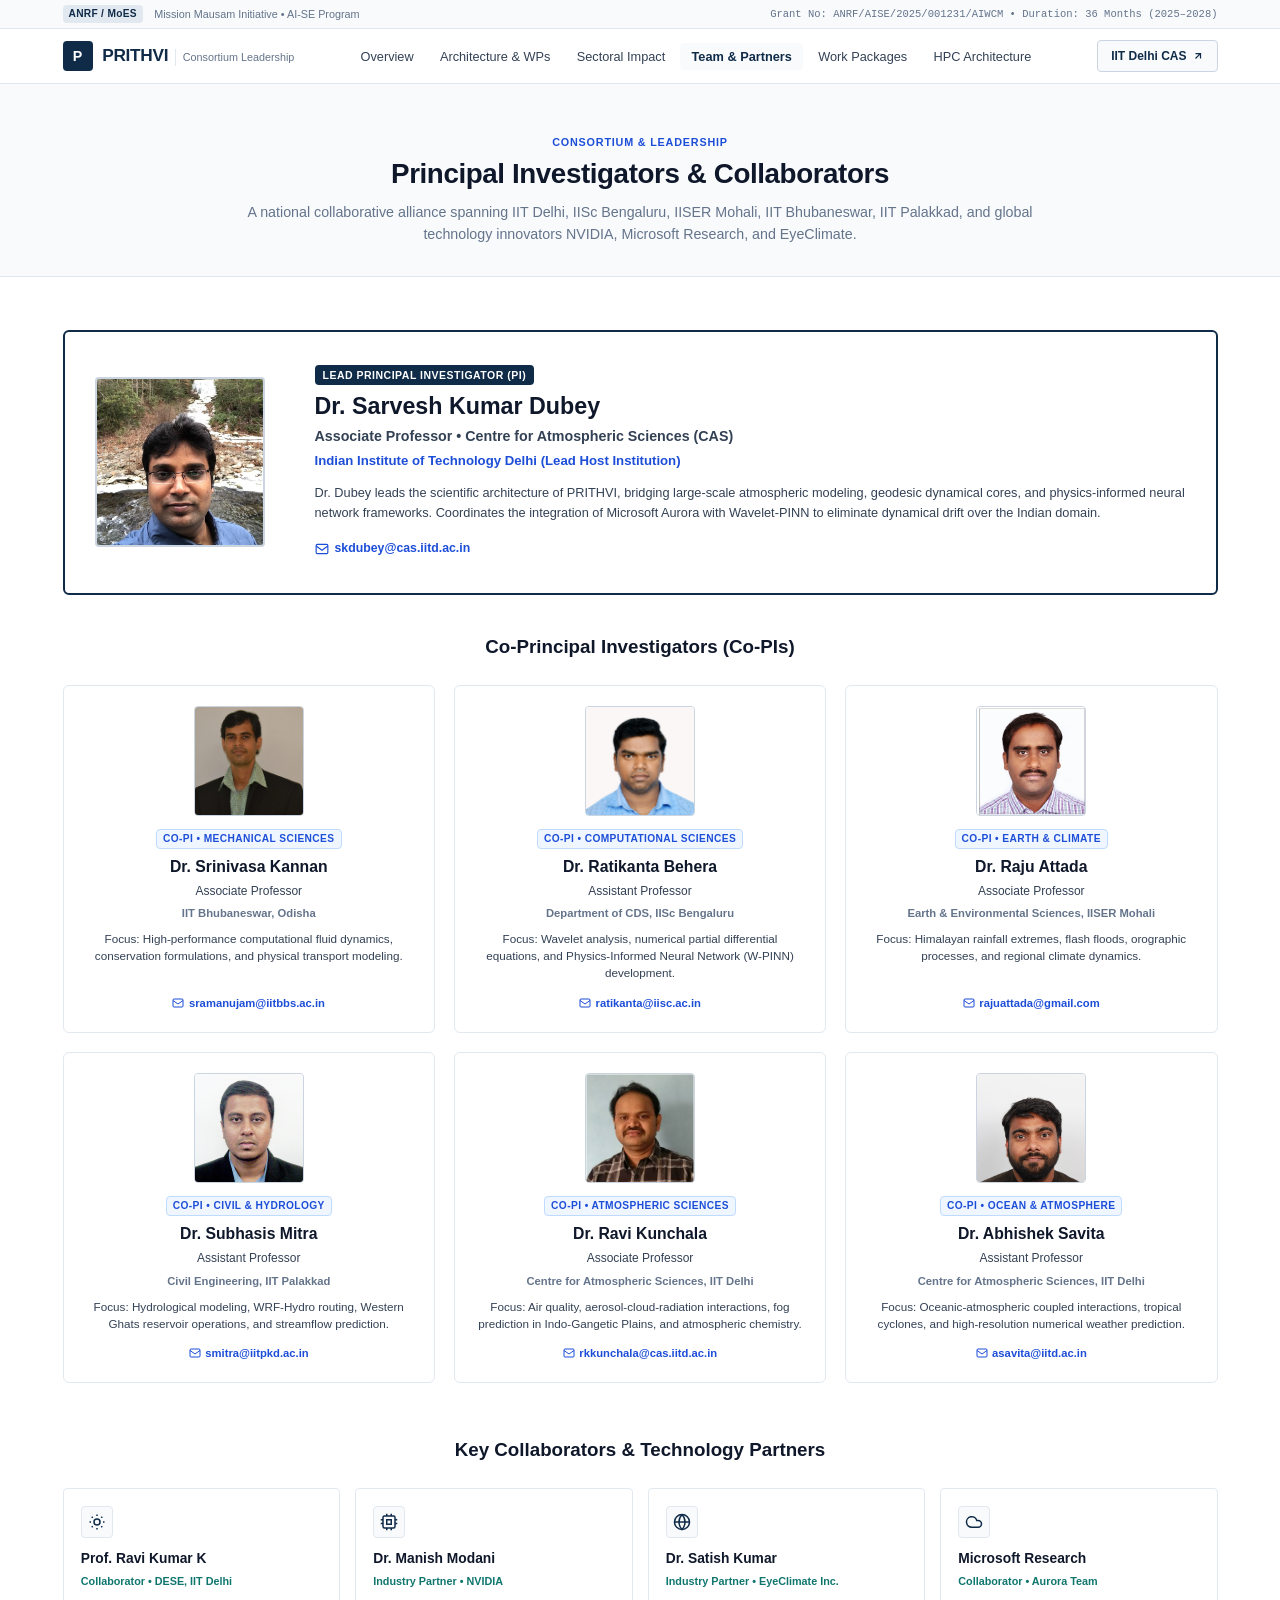
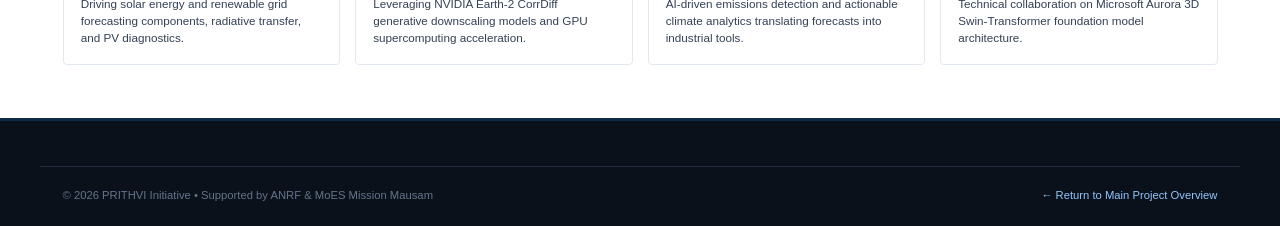
<file: team.html>
<!DOCTYPE html>
<html lang="en">
<head>
  <meta charset="UTF-8">
  <meta name="viewport" content="width=device-width, initial-scale=1.0">
  <title>Consortium Investigators &amp; Partners | PRITHVI Initiative</title>
  <meta name="description" content="Leadership, Co-Principal Investigators, and technology collaborators for the PRITHVI Earth System Foundation Model project.">
  <link rel="stylesheet" href="assets/css/prithvi.css">
  <link rel="shortcut icon" href="assets/images/iitd_logo_red.png" type="image/png">
</head>
<body>

  <!-- ========================================================================
       TOP UTILITY MICRO-STRIP
       ======================================================================== -->
  <aside class="top-micro-bar">
    <div class="container top-micro-content">
      <div class="micro-badges">
        <span class="micro-tag">ANRF / MoES</span>
        <span>Mission Mausam Initiative &bull; AI-SE Program</span>
      </div>
      <div class="micro-file-no">
        Grant No: ANRF/AISE/2025/001231/AIWCM &bull; Duration: 36 Months (2025–2028)
      </div>
    </div>
  </aside>

  <!-- ========================================================================
       SLEEK NAVIGATION HEADER (54px)
       ======================================================================== -->
  <header class="site-header">
    <div class="container header-inner">
      <a href="index.html" class="brand-anchor">
        <div class="brand-emblem">P</div>
        <div class="brand-text-wrap">
          <span class="brand-acronym">PRITHVI</span>
          <span class="brand-desc-line">Consortium Leadership</span>
        </div>
      </a>

      <button class="mobile-toggle-btn" id="mobileMenuBtn" aria-label="Toggle navigation menu">&#9776;</button>

      <nav>
        <ul class="nav-links-list" id="navMenu">
          <li><a href="index.html" class="nav-item-link">Overview</a></li>
          <li><a href="index.html#pipeline" class="nav-item-link">Architecture &amp; WPs</a></li>
          <li><a href="index.html#sectors" class="nav-item-link">Sectoral Impact</a></li>
          <li><a href="team.html" class="nav-item-link active">Team &amp; Partners</a></li>
          <li><a href="wp.html" class="nav-item-link">Work Packages</a></li>
          <li><a href="index.html#compute" class="nav-item-link">HPC Architecture</a></li>
        </ul>
      </nav>

      <a href="https://web.iitd.ac.in/~skdubey/" target="_blank" rel="noopener" class="header-action-btn">
        <span>IIT Delhi CAS</span>
        <svg width="12" height="12" viewBox="0 0 24 24" fill="none" stroke="currentColor" stroke-width="2.5"><path d="M7 17l9.2-9.2M17 17V7H7"/></svg>
      </a>
    </div>
  </header>

  <!-- ========================================================================
       PAGE HEADER
       ======================================================================== -->
  <section class="section section-alt" style="padding: 3rem 0 2rem;">
    <div class="container" style="text-align: center;">
      <span class="section-kicker">Consortium &amp; Leadership</span>
      <h1 class="section-title">Principal Investigators &amp; Collaborators</h1>
      <p class="section-subtitle" style="max-width: 800px; margin: 0 auto;">
        A national collaborative alliance spanning IIT Delhi, IISc Bengaluru, IISER Mohali, IIT Bhubaneswar, IIT Palakkad, and global technology innovators NVIDIA, Microsoft Research, and EyeClimate.
      </p>
    </div>
  </section>

  <!-- ========================================================================
       TEAM MAIN CONTENT
       ======================================================================== -->
  <main class="container" style="padding: 3.5rem 1.5rem;">
    
    <!-- Lead PI Card -->
    <div class="lead-pi-card">
      <div class="lead-avatar-wrap">
        <img src="assets/images/team/sarvesh_dubey.jpg" alt="Dr. Sarvesh Kumar Dubey">
      </div>
      <div>
        <span class="lead-badge">Lead Principal Investigator (PI)</span>
        <h2 class="lead-name">Dr. Sarvesh Kumar Dubey</h2>
        <p class="lead-title-text">Associate Professor &bull; Centre for Atmospheric Sciences (CAS)</p>
        <p class="lead-inst-text">Indian Institute of Technology Delhi (Lead Host Institution)</p>
        <p class="lead-bio-text">
          Dr. Dubey leads the scientific architecture of PRITHVI, bridging large-scale atmospheric modeling, geodesic dynamical cores, and physics-informed neural network frameworks. Coordinates the integration of Microsoft Aurora with Wavelet-PINN to eliminate dynamical drift over the Indian domain.
        </p>
        <a href="mailto:skdubey@cas.iitd.ac.in" class="lead-email-anchor">
          <svg width="14" height="14" viewBox="0 0 24 24" fill="none" stroke="currentColor" stroke-width="2"><rect x="2" y="4" width="20" height="16" rx="2"/><path d="m22 7-10 7L2 7"/></svg>
          <span>skdubey@cas.iitd.ac.in</span>
        </a>
      </div>
    </div>

    <!-- Co-PIs Grid -->
    <h3 style="font-size: 1.25rem; font-weight: 700; color: var(--c-text); margin-bottom: 1.5rem; text-align: center;">
      Co-Principal Investigators (Co-PIs)
    </h3>

    <div class="copi-grid" style="margin-bottom: 3.5rem;">
      
      <!-- Co-PI 1: Dr. Srinivasa Kannan -->
      <div class="copi-card">
        <div class="copi-avatar">
          <img src="assets/images/team/srinivasa_kannan.png" alt="Dr. Srinivasa Kannan">
        </div>
        <span class="copi-role-badge">Co-PI &bull; Mechanical Sciences</span>
        <h4 class="copi-name">Dr. Srinivasa Kannan</h4>
        <p class="copi-position">Associate Professor</p>
        <p class="copi-affil">IIT Bhubaneswar, Odisha</p>
        <p class="copi-focus">Focus: High-performance computational fluid dynamics, conservation formulations, and physical transport modeling.</p>
        <a href="mailto:sramanujam@iitbbs.ac.in" class="copi-email-link">
          <svg width="12" height="12" viewBox="0 0 24 24" fill="none" stroke="currentColor" stroke-width="2"><rect x="2" y="4" width="20" height="16" rx="2"/><path d="m22 7-10 7L2 7"/></svg>
          <span>sramanujam@iitbbs.ac.in</span>
        </a>
      </div>

      <!-- Co-PI 2: Dr. Ratikanta Behera -->
      <div class="copi-card">
        <div class="copi-avatar">
          <img src="assets/images/team/ratikanta_behera.png" alt="Dr. Ratikanta Behera">
        </div>
        <span class="copi-role-badge">Co-PI &bull; Computational Sciences</span>
        <h4 class="copi-name">Dr. Ratikanta Behera</h4>
        <p class="copi-position">Assistant Professor</p>
        <p class="copi-affil">Department of CDS, IISc Bengaluru</p>
        <p class="copi-focus">Focus: Wavelet analysis, numerical partial differential equations, and Physics-Informed Neural Network (W-PINN) development.</p>
        <a href="mailto:ratikanta@iisc.ac.in" class="copi-email-link">
          <svg width="12" height="12" viewBox="0 0 24 24" fill="none" stroke="currentColor" stroke-width="2"><rect x="2" y="4" width="20" height="16" rx="2"/><path d="m22 7-10 7L2 7"/></svg>
          <span>ratikanta@iisc.ac.in</span>
        </a>
      </div>

      <!-- Co-PI 3: Dr. Raju Attada -->
      <div class="copi-card">
        <div class="copi-avatar">
          <img src="assets/images/team/raju_attada.png" alt="Dr. Raju Attada">
        </div>
        <span class="copi-role-badge">Co-PI &bull; Earth &amp; Climate</span>
        <h4 class="copi-name">Dr. Raju Attada</h4>
        <p class="copi-position">Associate Professor</p>
        <p class="copi-affil">Earth &amp; Environmental Sciences, IISER Mohali</p>
        <p class="copi-focus">Focus: Himalayan rainfall extremes, flash floods, orographic processes, and regional climate dynamics.</p>
        <a href="mailto:rajuattada@gmail.com" class="copi-email-link">
          <svg width="12" height="12" viewBox="0 0 24 24" fill="none" stroke="currentColor" stroke-width="2"><rect x="2" y="4" width="20" height="16" rx="2"/><path d="m22 7-10 7L2 7"/></svg>
          <span>rajuattada@gmail.com</span>
        </a>
      </div>

      <!-- Co-PI 4: Dr. Subhasis Mitra -->
      <div class="copi-card">
        <div class="copi-avatar">
          <img src="assets/images/team/subhasis_mitra.png" alt="Dr. Subhasis Mitra">
        </div>
        <span class="copi-role-badge">Co-PI &bull; Civil &amp; Hydrology</span>
        <h4 class="copi-name">Dr. Subhasis Mitra</h4>
        <p class="copi-position">Assistant Professor</p>
        <p class="copi-affil">Civil Engineering, IIT Palakkad</p>
        <p class="copi-focus">Focus: Hydrological modeling, WRF-Hydro routing, Western Ghats reservoir operations, and streamflow prediction.</p>
        <a href="mailto:smitra@iitpkd.ac.in" class="copi-email-link">
          <svg width="12" height="12" viewBox="0 0 24 24" fill="none" stroke="currentColor" stroke-width="2"><rect x="2" y="4" width="20" height="16" rx="2"/><path d="m22 7-10 7L2 7"/></svg>
          <span>smitra@iitpkd.ac.in</span>
        </a>
      </div>

      <!-- Co-PI 5: Dr. Ravi Kunchala -->
      <div class="copi-card">
        <div class="copi-avatar">
          <img src="assets/images/team/ravi_kunchala.png" alt="Dr. Ravi Kunchala">
        </div>
        <span class="copi-role-badge">Co-PI &bull; Atmospheric Sciences</span>
        <h4 class="copi-name">Dr. Ravi Kunchala</h4>
        <p class="copi-position">Associate Professor</p>
        <p class="copi-affil">Centre for Atmospheric Sciences, IIT Delhi</p>
        <p class="copi-focus">Focus: Air quality, aerosol-cloud-radiation interactions, fog prediction in Indo-Gangetic Plains, and atmospheric chemistry.</p>
        <a href="mailto:rkkunchala@cas.iitd.ac.in" class="copi-email-link">
          <svg width="12" height="12" viewBox="0 0 24 24" fill="none" stroke="currentColor" stroke-width="2"><rect x="2" y="4" width="20" height="16" rx="2"/><path d="m22 7-10 7L2 7"/></svg>
          <span>rkkunchala@cas.iitd.ac.in</span>
        </a>
      </div>

      <!-- Co-PI 6: Dr. Abhishek Savita -->
      <div class="copi-card">
        <div class="copi-avatar">
          <img src="assets/images/team/abhishek_savita.png" alt="Dr. Abhishek Savita">
        </div>
        <span class="copi-role-badge">Co-PI &bull; Ocean &amp; Atmosphere</span>
        <h4 class="copi-name">Dr. Abhishek Savita</h4>
        <p class="copi-position">Assistant Professor</p>
        <p class="copi-affil">Centre for Atmospheric Sciences, IIT Delhi</p>
        <p class="copi-focus">Focus: Oceanic-atmospheric coupled interactions, tropical cyclones, and high-resolution numerical weather prediction.</p>
        <a href="mailto:asavita@iitd.ac.in" class="copi-email-link">
          <svg width="12" height="12" viewBox="0 0 24 24" fill="none" stroke="currentColor" stroke-width="2"><rect x="2" y="4" width="20" height="16" rx="2"/><path d="m22 7-10 7L2 7"/></svg>
          <span>asavita@iitd.ac.in</span>
        </a>
      </div>

    </div>

    <!-- Key Collaborators & Industry Section -->
    <h3 style="font-size: 1.25rem; font-weight: 700; color: var(--c-text); margin-bottom: 1.5rem; text-align: center;">
      Key Collaborators &amp; Technology Partners
    </h3>

    <div class="collab-grid">
      <div class="collab-node">
        <div class="collab-node-icon">
          <svg width="18" height="18" viewBox="0 0 24 24" fill="none" stroke="currentColor" stroke-width="2"><circle cx="12" cy="12" r="4"/><path d="M12 2v2M12 20v2M4.93 4.93l1.41 1.41M17.66 17.66l1.41 1.41M2 12h2M20 12h2M6.34 17.66l-1.41 1.41M19.07 4.93l-1.41 1.41"/></svg>
        </div>
        <h4>Prof. Ravi Kumar K</h4>
        <div class="collab-node-tag">Collaborator &bull; DESE, IIT Delhi</div>
        <p>Driving solar energy and renewable grid forecasting components, radiative transfer, and PV diagnostics.</p>
      </div>

      <div class="collab-node">
        <div class="collab-node-icon">
          <svg width="18" height="18" viewBox="0 0 24 24" fill="none" stroke="currentColor" stroke-width="2"><rect x="4" y="4" width="16" height="16" rx="2"/><rect x="9" y="9" width="6" height="6"/><path d="M9 1v3M15 1v3M9 20v3M15 20v3M20 9h3M20 14h3M1 9h3M1 14h3"/></svg>
        </div>
        <h4>Dr. Manish Modani</h4>
        <div class="collab-node-tag">Industry Partner &bull; NVIDIA</div>
        <p>Leveraging NVIDIA Earth-2 CorrDiff generative downscaling models and GPU supercomputing acceleration.</p>
      </div>

      <div class="collab-node">
        <div class="collab-node-icon">
          <svg width="18" height="18" viewBox="0 0 24 24" fill="none" stroke="currentColor" stroke-width="2"><circle cx="12" cy="12" r="10"/><path d="M12 2a14.5 14.5 0 0 0 0 20 14.5 14.5 0 0 0 0-20M2 12h20"/></svg>
        </div>
        <h4>Dr. Satish Kumar</h4>
        <div class="collab-node-tag">Industry Partner &bull; EyeClimate Inc.</div>
        <p>AI-driven emissions detection and actionable climate analytics translating forecasts into industrial tools.</p>
      </div>

      <div class="collab-node">
        <div class="collab-node-icon">
          <svg width="18" height="18" viewBox="0 0 24 24" fill="none" stroke="currentColor" stroke-width="2"><path d="M17.5 19H9a7 7 0 1 1 6.71-9h1.79a4.5 4.5 0 1 1 0 9Z"/></svg>
        </div>
        <h4>Microsoft Research</h4>
        <div class="collab-node-tag">Collaborator &bull; Aurora Team</div>
        <p>Technical collaboration on Microsoft Aurora 3D Swin-Transformer foundation model architecture.</p>
      </div>
    </div>

  </main>

  <!-- ========================================================================
       FOOTER
       ======================================================================== -->
  <footer class="site-footer">
    <div class="container footer-sub-strip">
      <div>&copy; 2026 PRITHVI Initiative &bull; Supported by ANRF &amp; MoES Mission Mausam</div>
      <div><a href="index.html">&larr; Return to Main Project Overview</a></div>
    </div>
  </footer>

  <script src="assets/js/prithvi.js"></script>
</body>
</html>
</file>
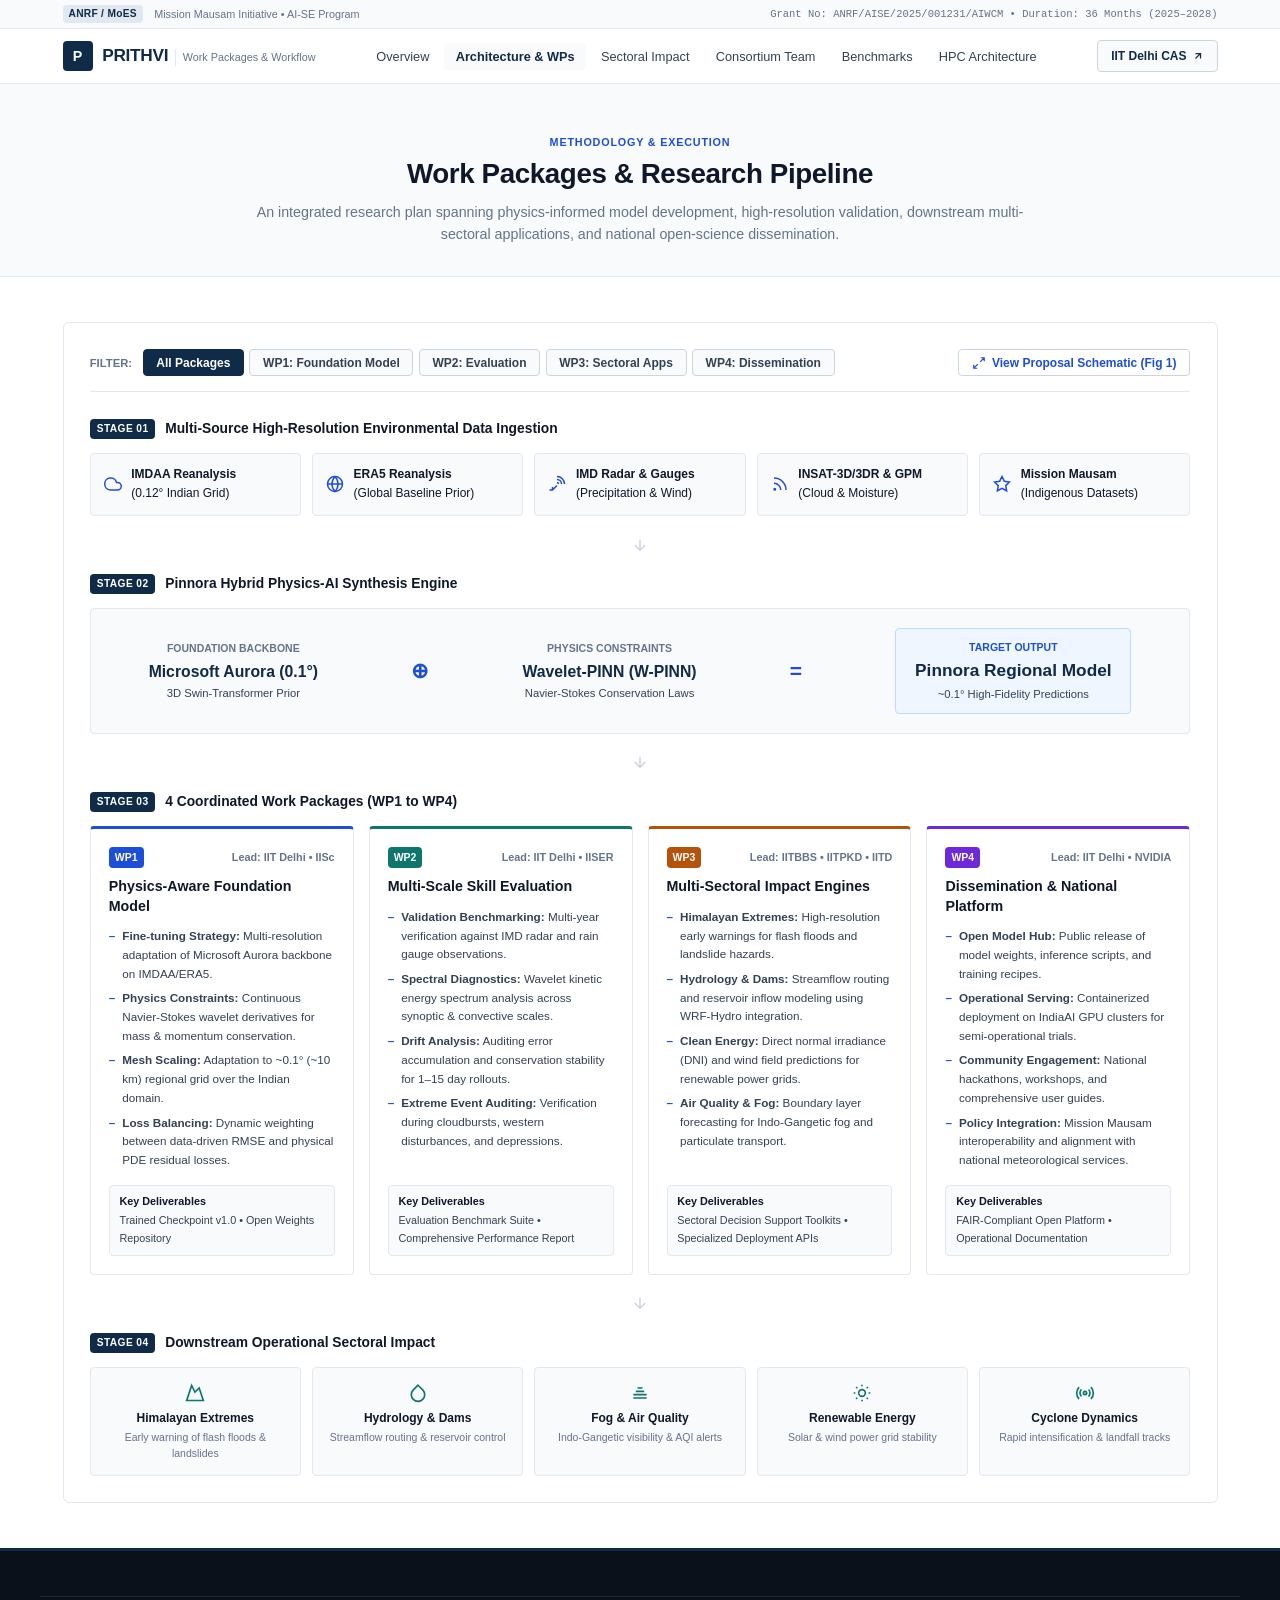
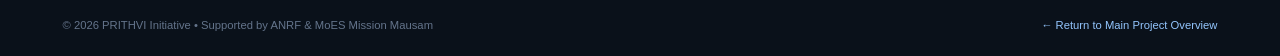
<file: wp.html>
<!DOCTYPE html>
<html lang="en">
<head>
  <meta charset="UTF-8">
  <meta name="viewport" content="width=device-width, initial-scale=1.0">
  <title>Work Packages &amp; Workflow | PRITHVI Initiative</title>
  <meta name="description" content="Detailed Work Package breakdown, deliverables, and interactive research pipeline for PRITHVI.">
  <link rel="stylesheet" href="assets/css/prithvi.css">
  <link rel="shortcut icon" href="assets/images/iitd_logo_red.png" type="image/png">
</head>
<body>

  <!-- ========================================================================
       TOP UTILITY MICRO-STRIP
       ======================================================================== -->
  <aside class="top-micro-bar">
    <div class="container top-micro-content">
      <div class="micro-badges">
        <span class="micro-tag">ANRF / MoES</span>
        <span>Mission Mausam Initiative &bull; AI-SE Program</span>
      </div>
      <div class="micro-file-no">
        Grant No: ANRF/AISE/2025/001231/AIWCM &bull; Duration: 36 Months (2025–2028)
      </div>
    </div>
  </aside>

  <!-- ========================================================================
       SLEEK NAVIGATION HEADER (54px)
       ======================================================================== -->
  <header class="site-header">
    <div class="container header-inner">
      <a href="index.html" class="brand-anchor">
        <div class="brand-emblem">P</div>
        <div class="brand-text-wrap">
          <span class="brand-acronym">PRITHVI</span>
          <span class="brand-desc-line">Work Packages &amp; Workflow</span>
        </div>
      </a>

      <button class="mobile-toggle-btn" id="mobileMenuBtn" aria-label="Toggle navigation menu">&#9776;</button>

      <nav>
        <ul class="nav-links-list" id="navMenu">
          <li><a href="index.html" class="nav-item-link">Overview</a></li>
          <li><a href="wp.html" class="nav-item-link active">Architecture &amp; WPs</a></li>
          <li><a href="index.html#sectors" class="nav-item-link">Sectoral Impact</a></li>
          <li><a href="team.html" class="nav-item-link">Consortium Team</a></li>
          <li><a href="index.html#benchmarks" class="nav-item-link">Benchmarks</a></li>
          <li><a href="index.html#compute" class="nav-item-link">HPC Architecture</a></li>
        </ul>
      </nav>

      <a href="https://web.iitd.ac.in/~skdubey/" target="_blank" rel="noopener" class="header-action-btn">
        <span>IIT Delhi CAS</span>
        <svg width="12" height="12" viewBox="0 0 24 24" fill="none" stroke="currentColor" stroke-width="2.5"><path d="M7 17l9.2-9.2M17 17V7H7"/></svg>
      </a>
    </div>
  </header>

  <!-- ========================================================================
       PAGE HEADER
       ======================================================================== -->
  <section class="section section-alt" style="padding: 3rem 0 2rem;">
    <div class="container" style="text-align: center;">
      <span class="section-kicker">Methodology &amp; Execution</span>
      <h1 class="section-title">Work Packages &amp; Research Pipeline</h1>
      <p class="section-subtitle" style="max-width: 800px; margin: 0 auto;">
        An integrated research plan spanning physics-informed model development, high-resolution validation, downstream multi-sectoral applications, and national open-science dissemination.
      </p>
    </div>
  </section>

  <!-- ========================================================================
       INTERACTIVE PIPELINE CONTAINER
       ======================================================================== -->
  <main class="container" style="padding: 3rem 1.5rem;">
    
    <div class="pipeline-container">
      
      <!-- Toolbar -->
      <div class="pipeline-toolbar">
        <div class="filter-group">
          <span class="filter-label">Filter:</span>
          <button class="filter-btn active" data-filter="all">All Packages</button>
          <button class="filter-btn" data-filter="wp1">WP1: Foundation Model</button>
          <button class="filter-btn" data-filter="wp2">WP2: Evaluation</button>
          <button class="filter-btn" data-filter="wp3">WP3: Sectoral Apps</button>
          <button class="filter-btn" data-filter="wp4">WP4: Dissemination</button>
        </div>

        <button class="modal-trigger-btn" id="openModalBtn">
          <svg width="14" height="14" viewBox="0 0 24 24" fill="none" stroke="currentColor" stroke-width="2"><path d="M15 3h6v6M9 21H3v-6M21 3l-7 7M3 21l7-7"/></svg>
          <span>View Proposal Schematic (Fig 1)</span>
        </button>
      </div>

      <!-- Pipeline Diagram -->
      <div class="pipeline-flow">
        
        <!-- STAGE 1: INGESTION -->
        <div class="flow-stage">
          <div class="stage-head">
            <span class="stage-badge">Stage 01</span>
            <span class="stage-title">Multi-Source High-Resolution Environmental Data Ingestion</span>
          </div>

          <div class="ingest-grid">
            <div class="ingest-node">
              <svg width="18" height="18" viewBox="0 0 24 24" fill="none" stroke="currentColor" stroke-width="2"><path d="M18 10h-1.26A8 8 0 1 0 9 20h9a5 5 0 0 0 0-10z"/></svg>
              <span><strong>IMDAA Reanalysis</strong><br>(0.12° Indian Grid)</span>
            </div>
            <div class="ingest-node">
              <svg width="18" height="18" viewBox="0 0 24 24" fill="none" stroke="currentColor" stroke-width="2"><circle cx="12" cy="12" r="10"/><path d="M12 2a14.5 14.5 0 0 0 0 20 14.5 14.5 0 0 0 0-20M2 12h20"/></svg>
              <span><strong>ERA5 Reanalysis</strong><br>(Global Baseline Prior)</span>
            </div>
            <div class="ingest-node">
              <svg width="18" height="18" viewBox="0 0 24 24" fill="none" stroke="currentColor" stroke-width="2"><path d="M12 2a10 10 0 0 1 10 10M12 6a6 6 0 0 1 6 6M12 10a2 2 0 0 1 2 2"/><path d="m12 14-6 6M2 20h4v-4"/></svg>
              <span><strong>IMD Radar &amp; Gauges</strong><br>(Precipitation &amp; Wind)</span>
            </div>
            <div class="ingest-node">
              <svg width="18" height="18" viewBox="0 0 24 24" fill="none" stroke="currentColor" stroke-width="2"><path d="M4 11a9 9 0 0 1 9 9M4 4a16 16 0 0 1 16 16"/><circle cx="5" cy="19" r="1"/></svg>
              <span><strong>INSAT-3D/3DR &amp; GPM</strong><br>(Cloud &amp; Moisture)</span>
            </div>
            <div class="ingest-node">
              <svg width="18" height="18" viewBox="0 0 24 24" fill="none" stroke="currentColor" stroke-width="2"><path d="M12 2l3.09 6.26L22 9.27l-5 4.87 1.18 6.88L12 17.77l-6.18 3.25L7 14.14 2 9.27l6.91-1.01L12 2z"/></svg>
              <span><strong>Mission Mausam</strong><br>(Indigenous Datasets)</span>
            </div>
          </div>
        </div>

        <!-- CONNECTOR -->
        <div class="flow-step-arrow">
          <svg width="18" height="18" viewBox="0 0 24 24" fill="none" stroke="currentColor" stroke-width="2"><path d="M12 5v14M19 12l-7 7-7-7"/></svg>
        </div>

        <!-- STAGE 2: PINNORA SYNTHESIS ENGINE -->
        <div class="flow-stage">
          <div class="stage-head">
            <span class="stage-badge">Stage 02</span>
            <span class="stage-title">Pinnora Hybrid Physics-AI Synthesis Engine</span>
          </div>

          <div class="pinnora-engine-box">
            <div class="pinnora-col">
              <span class="pinnora-kicker">Foundation Backbone</span>
              <h4 class="pinnora-col-title">Microsoft Aurora (0.1°)</h4>
              <span class="pinnora-col-sub">3D Swin-Transformer Prior</span>
            </div>
            <div class="pinnora-op">&oplus;</div>
            <div class="pinnora-col">
              <span class="pinnora-kicker">Physics Constraints</span>
              <h4 class="pinnora-col-title">Wavelet-PINN (W-PINN)</h4>
              <span class="pinnora-col-sub">Navier-Stokes Conservation Laws</span>
            </div>
            <div class="pinnora-op">&equals;</div>
            <div class="pinnora-target">
              <span class="pinnora-target-kicker">Target Output</span>
              <h4 class="pinnora-target-title">Pinnora Regional Model</h4>
              <span class="pinnora-target-sub">~0.1° High-Fidelity Predictions</span>
            </div>
          </div>
        </div>

        <!-- CONNECTOR -->
        <div class="flow-step-arrow">
          <svg width="18" height="18" viewBox="0 0 24 24" fill="none" stroke="currentColor" stroke-width="2"><path d="M12 5v14M19 12l-7 7-7-7"/></svg>
        </div>

        <!-- STAGE 3: WORK PACKAGES -->
        <div class="flow-stage">
          <div class="stage-head">
            <span class="stage-badge">Stage 03</span>
            <span class="stage-title">4 Coordinated Work Packages (WP1 to WP4)</span>
          </div>

          <div class="wp-cards-grid">
            
            <div class="wp-card" data-wp="wp1">
              <div class="wp-header">
                <span class="wp-id-badge">WP1</span>
                <span class="wp-inst-lead">Lead: IIT Delhi &bull; IISc</span>
              </div>
              <h4 class="wp-card-name">Physics-Aware Foundation Model</h4>
              <ul class="wp-items-list">
                <li><strong>Fine-tuning Strategy:</strong> Multi-resolution adaptation of Microsoft Aurora backbone on IMDAA/ERA5.</li>
                <li><strong>Physics Constraints:</strong> Continuous Navier-Stokes wavelet derivatives for mass &amp; momentum conservation.</li>
                <li><strong>Mesh Scaling:</strong> Adaptation to ~0.1° (~10 km) regional grid over the Indian domain.</li>
                <li><strong>Loss Balancing:</strong> Dynamic weighting between data-driven RMSE and physical PDE residual losses.</li>
              </ul>
              <div class="wp-out-box">
                <strong>Key Deliverables</strong>
                Trained Checkpoint v1.0 &bull; Open Weights Repository
              </div>
            </div>

            <div class="wp-card wp2" data-wp="wp2">
              <div class="wp-header">
                <span class="wp-id-badge">WP2</span>
                <span class="wp-inst-lead">Lead: IIT Delhi &bull; IISER</span>
              </div>
              <h4 class="wp-card-name">Multi-Scale Skill Evaluation</h4>
              <ul class="wp-items-list">
                <li><strong>Validation Benchmarking:</strong> Multi-year verification against IMD radar and rain gauge observations.</li>
                <li><strong>Spectral Diagnostics:</strong> Wavelet kinetic energy spectrum analysis across synoptic &amp; convective scales.</li>
                <li><strong>Drift Analysis:</strong> Auditing error accumulation and conservation stability for 1–15 day rollouts.</li>
                <li><strong>Extreme Event Auditing:</strong> Verification during cloudbursts, western disturbances, and depressions.</li>
              </ul>
              <div class="wp-out-box">
                <strong>Key Deliverables</strong>
                Evaluation Benchmark Suite &bull; Comprehensive Performance Report
              </div>
            </div>

            <div class="wp-card wp3" data-wp="wp3">
              <div class="wp-header">
                <span class="wp-id-badge">WP3</span>
                <span class="wp-inst-lead">Lead: IITBBS &bull; IITPKD &bull; IITD</span>
              </div>
              <h4 class="wp-card-name">Multi-Sectoral Impact Engines</h4>
              <ul class="wp-items-list">
                <li><strong>Himalayan Extremes:</strong> High-resolution early warnings for flash floods and landslide hazards.</li>
                <li><strong>Hydrology &amp; Dams:</strong> Streamflow routing and reservoir inflow modeling using WRF-Hydro integration.</li>
                <li><strong>Clean Energy:</strong> Direct normal irradiance (DNI) and wind field predictions for renewable power grids.</li>
                <li><strong>Air Quality &amp; Fog:</strong> Boundary layer forecasting for Indo-Gangetic fog and particulate transport.</li>
              </ul>
              <div class="wp-out-box">
                <strong>Key Deliverables</strong>
                Sectoral Decision Support Toolkits &bull; Specialized Deployment APIs
              </div>
            </div>

            <div class="wp-card wp4" data-wp="wp4">
              <div class="wp-header">
                <span class="wp-id-badge">WP4</span>
                <span class="wp-inst-lead">Lead: IIT Delhi &bull; NVIDIA</span>
              </div>
              <h4 class="wp-card-name">Dissemination &amp; National Platform</h4>
              <ul class="wp-items-list">
                <li><strong>Open Model Hub:</strong> Public release of model weights, inference scripts, and training recipes.</li>
                <li><strong>Operational Serving:</strong> Containerized deployment on IndiaAI GPU clusters for semi-operational trials.</li>
                <li><strong>Community Engagement:</strong> National hackathons, workshops, and comprehensive user guides.</li>
                <li><strong>Policy Integration:</strong> Mission Mausam interoperability and alignment with national meteorological services.</li>
              </ul>
              <div class="wp-out-box">
                <strong>Key Deliverables</strong>
                FAIR-Compliant Open Platform &bull; Operational Documentation
              </div>
            </div>

          </div>
        </div>

        <!-- CONNECTOR -->
        <div class="flow-step-arrow">
          <svg width="18" height="18" viewBox="0 0 24 24" fill="none" stroke="currentColor" stroke-width="2"><path d="M12 5v14M19 12l-7 7-7-7"/></svg>
        </div>

        <!-- STAGE 4: SECTOR MINI FLOW -->
        <div class="flow-stage">
          <div class="stage-head">
            <span class="stage-badge">Stage 04</span>
            <span class="stage-title">Downstream Operational Sectoral Impact</span>
          </div>

          <div class="sector-mini-grid">
            <div class="sector-mini-node">
              <div class="sector-mini-icon">
                <svg width="20" height="20" viewBox="0 0 24 24" fill="none" stroke="currentColor" stroke-width="2"><path d="m8 3 4 8 5-5 5 15H2L8 3z"/></svg>
              </div>
              <div class="sector-mini-name">Himalayan Extremes</div>
              <div class="sector-mini-lead">Early warning of flash floods &amp; landslides</div>
            </div>
            <div class="sector-mini-node">
              <div class="sector-mini-icon">
                <svg width="20" height="20" viewBox="0 0 24 24" fill="none" stroke="currentColor" stroke-width="2"><path d="M12 2.69l5.66 5.66a8 8 0 1 1-11.31 0z"/></svg>
              </div>
              <div class="sector-mini-name">Hydrology &amp; Dams</div>
              <div class="sector-mini-lead">Streamflow routing &amp; reservoir control</div>
            </div>
            <div class="sector-mini-node">
              <div class="sector-mini-icon">
                <svg width="20" height="20" viewBox="0 0 24 24" fill="none" stroke="currentColor" stroke-width="2"><path d="M4 14h16M4 18h16M7 10h10M9 6h6"/></svg>
              </div>
              <div class="sector-mini-name">Fog &amp; Air Quality</div>
              <div class="sector-mini-lead">Indo-Gangetic visibility &amp; AQI alerts</div>
            </div>
            <div class="sector-mini-node">
              <div class="sector-mini-icon">
                <svg width="20" height="20" viewBox="0 0 24 24" fill="none" stroke="currentColor" stroke-width="2"><circle cx="12" cy="12" r="4"/><path d="M12 2v2M12 20v2M4.93 4.93l1.41 1.41M17.66 17.66l1.41 1.41M2 12h2M20 12h2M6.34 17.66l-1.41 1.41M19.07 4.93l-1.41 1.41"/></svg>
              </div>
              <div class="sector-mini-name">Renewable Energy</div>
              <div class="sector-mini-lead">Solar &amp; wind power grid stability</div>
            </div>
            <div class="sector-mini-node">
              <div class="sector-mini-icon">
                <svg width="20" height="20" viewBox="0 0 24 24" fill="none" stroke="currentColor" stroke-width="2"><circle cx="12" cy="12" r="2"/><path d="M16.24 7.76a6 6 0 0 1 0 8.49M7.76 16.24a6 6 0 0 1 0-8.49M19.07 4.93a10 10 0 0 1 0 14.14M4.93 19.07a10 10 0 0 1 0-14.14"/></svg>
              </div>
              <div class="sector-mini-name">Cyclone Dynamics</div>
              <div class="sector-mini-lead">Rapid intensification &amp; landfall tracks</div>
            </div>
          </div>
        </div>

      </div>
    </div>

  </main>

  <!-- ========================================================================
       MODAL: FIGURE 1 PROPOSAL SCHEMATIC
       ======================================================================== -->
  <div class="modal-backdrop" id="schematicModal" role="dialog" aria-modal="true" aria-labelledby="modalTitle">
    <div class="modal-dialog">
      <button class="modal-dismiss-btn" id="closeModalBtn" aria-label="Close Modal">&times;</button>
      <h3 class="modal-dialog-title" id="modalTitle">
        Fig 1: Sectoral Applications of PRITHVI Regional Foundation Model (Pinnora)
      </h3>
      <p class="modal-dialog-sub">
        Official schematic excerpt from the funded proposal (File No: ANRF/AISE/2025/001231/AIWCM, Page 9).
      </p>
      <div style="background: #ffffff; padding: 10px; border-radius: var(--radius-sm); border: 1px solid var(--c-border); overflow: hidden;">
        <img src="assets/images/fig1_original_diagram.png" alt="PRITHVI Proposal Figure 1 Workflow Diagram" style="width: 100%; height: auto;">
      </div>
    </div>
  </div>

  <!-- ========================================================================
       FOOTER
       ======================================================================== -->
  <footer class="site-footer">
    <div class="container footer-sub-strip">
      <div>&copy; 2026 PRITHVI Initiative &bull; Supported by ANRF &amp; MoES Mission Mausam</div>
      <div><a href="index.html">&larr; Return to Main Project Overview</a></div>
    </div>
  </footer>

  <script src="assets/js/prithvi.js"></script>
</body>
</html>
</file>
<file: assets/css/prithvi.css>
/* ==========================================================================
   PRITHVI: Physics-informed Regional Foundational Model for India
   Fresh Minimalist Scientific Design System
   - Zero gradients, plain solid flat colors
   - Sleek slim navigation header
   - Zero emojis, precision inline SVG iconography
   - Modern academic typography & high-contrast layout
   ========================================================================== */

:root {
  /* Solid Flat Color Palette (Zero Gradients) */
  --c-primary: #0f2b48;          /* Deep Academic Navy */
  --c-primary-hover: #091a2c;
  --c-blue: #1d4ed8;             /* Precision Cobalt */
  --c-teal: #0f766e;             /* Earth Sciences Teal */
  --c-amber: #b45309;            /* Amber Accent */
  --c-purple: #6d28d9;           /* Purple Accent */
  --c-crimson: #c21717;          /* IIT Delhi Crimson */
  --c-dark: #0a111a;             /* Dark Navy for Footer */

  /* Neutral Surfaces */
  --c-bg: #ffffff;
  --c-bg-alt: #f8fafc;
  --c-bg-subtle: #f1f5f9;
  --c-card: #ffffff;

  /* Hairline Borders */
  --c-border: #e2e8f0;
  --c-border-strong: #cbd5e1;
  --c-border-dark: #1e293b;

  /* Typography */
  --c-text: #0f172a;             /* Slate 900 */
  --c-text-body: #334155;        /* Slate 700 */
  --c-text-muted: #64748b;       /* Slate 500 */
  --c-text-white: #ffffff;

  /* Font Stacks */
  --font-sans: -apple-system, BlinkMacSystemFont, "Inter", "Segoe UI", Roboto, "Helvetica Neue", Arial, sans-serif;
  --font-mono: ui-monospace, SFMono-Regular, Menlo, Monaco, Consolas, monospace;

  /* Transitions & Spacing */
  --trans: 0.15s ease-in-out;
  --max-w: 1200px;
  --radius-sm: 4px;
  --radius-md: 6px;
  --radius-lg: 10px;

  /* Legacy & Helper Aliases */
  --prithvi-cyan: #1d4ed8;
  --prithvi-teal: #0f766e;
  --prithvi-gold: #b45309;
  --prithvi-coral: #c21717;
  --prithvi-purple: #6d28d9;
  --prithvi-navy: #0f2b48;
  --color-primary: #0f2b48;
  --color-accent-blue: #1d4ed8;
  --color-accent-teal: #0f766e;
  --color-accent-amber: #b45309;
  --text-main: #0f172a;
  --text-body: #334155;
  --text-muted: #64748b;
  --border-light: #e2e8f0;
  --border-medium: #cbd5e1;
  --bg-page: #ffffff;
  --bg-subtle: #f8fafc;
}

/* Base Reset */
*, *::before, *::after {
  box-sizing: border-box;
  margin: 0;
  padding: 0;
}

html {
  font-family: var(--font-sans);
  font-size: 15px;
  line-height: 1.6;
  color: var(--c-text-body);
  background-color: var(--c-bg);
  scroll-behavior: smooth;
  -webkit-font-smoothing: antialiased;
}

body {
  min-height: 100vh;
  display: flex;
  flex-direction: column;
  background-color: var(--c-bg);
}

a {
  color: var(--c-blue);
  text-decoration: none;
  transition: color var(--trans);
}

a:hover {
  color: var(--c-primary);
  text-decoration: underline;
}

img {
  max-width: 100%;
  height: auto;
  display: block;
}

.container {
  width: 100%;
  max-width: var(--max-w);
  margin: 0 auto;
  padding: 0 1.5rem;
}

/* ==========================================================================
   TOP UTILITY MICRO-STRIP (SLEEK & COMPACT)
   ========================================================================== */
.top-micro-bar {
  background-color: var(--c-bg-alt);
  border-bottom: 1px solid var(--c-border);
  padding: 5px 0;
  font-size: 0.72rem;
  color: var(--c-text-muted);
}

.top-micro-content {
  display: flex;
  align-items: center;
  justify-content: space-between;
  flex-wrap: wrap;
  gap: 0.5rem;
}

.micro-badges {
  display: inline-flex;
  align-items: center;
  gap: 0.75rem;
  font-weight: 500;
}

.micro-tag {
  background-color: #e2e8f0;
  color: var(--c-primary);
  font-weight: 700;
  padding: 1px 6px;
  border-radius: var(--radius-sm);
  font-size: 0.68rem;
  letter-spacing: 0.3px;
}

.micro-file-no {
  font-family: var(--font-mono);
  font-size: 0.7rem;
  color: var(--c-text-muted);
}

/* ==========================================================================
   MAIN SLIM NAVIGATION HEADER (52px HIGH)
   ========================================================================== */
.site-header {
  background-color: #ffffff;
  border-bottom: 1px solid var(--c-border);
  position: sticky;
  top: 0;
  z-index: 100;
}

.header-inner {
  display: flex;
  align-items: center;
  justify-content: space-between;
  height: 54px;
}

.brand-anchor {
  display: flex;
  align-items: center;
  gap: 0.65rem;
  text-decoration: none !important;
}

.brand-emblem {
  width: 30px;
  height: 30px;
  background-color: var(--c-primary);
  color: #ffffff;
  font-weight: 800;
  font-size: 0.95rem;
  display: flex;
  align-items: center;
  justify-content: center;
  border-radius: var(--radius-sm);
}

.brand-text-wrap {
  display: flex;
  align-items: baseline;
  gap: 0.45rem;
}

.brand-acronym {
  font-size: 1.15rem;
  font-weight: 800;
  letter-spacing: -0.3px;
  color: var(--c-primary);
  line-height: 1;
}

.brand-desc-line {
  font-size: 0.72rem;
  font-weight: 500;
  color: var(--c-text-muted);
  border-left: 1px solid var(--c-border);
  padding-left: 0.45rem;
}

.nav-links-list {
  display: flex;
  align-items: center;
  list-style: none;
  gap: 0.25rem;
}

.nav-item-link {
  color: var(--c-text-body);
  font-size: 0.85rem;
  font-weight: 500;
  padding: 0.4rem 0.75rem;
  border-radius: var(--radius-sm);
  transition: all var(--trans);
  text-decoration: none !important;
}

.nav-item-link:hover, .nav-item-link.active {
  color: var(--c-primary);
  background-color: var(--c-bg-alt);
  font-weight: 600;
}

.header-action-btn {
  display: inline-flex;
  align-items: center;
  gap: 0.35rem;
  font-size: 0.8rem;
  font-weight: 600;
  color: var(--c-primary);
  background-color: var(--c-bg-alt);
  border: 1px solid var(--c-border-strong);
  padding: 0.35rem 0.85rem;
  border-radius: var(--radius-sm);
  text-decoration: none !important;
  transition: all var(--trans);
}

.header-action-btn:hover {
  background-color: #e2e8f0;
  color: var(--c-primary);
}

.mobile-toggle-btn {
  display: none;
  background: none;
  border: 1px solid var(--c-border);
  color: var(--c-text);
  font-size: 1.25rem;
  padding: 0.2rem 0.5rem;
  border-radius: var(--radius-sm);
  cursor: pointer;
}

/* ==========================================================================
   HERO SECTION (FRESH ASYMMETRIC SCIENTIFIC LAYOUT)
   ========================================================================== */
.hero-wrapper {
  background-color: #ffffff;
  border-bottom: 1px solid var(--c-border);
  padding: 3.5rem 0 2.5rem;
}

.hero-grid {
  display: grid;
  grid-template-columns: 1.25fr 0.95fr;
  gap: 2.5rem;
  align-items: center;
}

.hero-eyebrow {
  display: inline-flex;
  align-items: center;
  gap: 0.4rem;
  font-size: 0.72rem;
  font-weight: 700;
  text-transform: uppercase;
  letter-spacing: 0.8px;
  color: var(--c-blue);
  background-color: #eff6ff;
  border: 1px solid #bfdbfe;
  padding: 2px 8px;
  border-radius: var(--radius-sm);
  margin-bottom: 1rem;
}

.hero-main-title {
  font-size: 2.85rem;
  font-weight: 900;
  color: var(--c-primary);
  letter-spacing: -0.8px;
  line-height: 1.05;
  margin-bottom: 0.75rem;
}

.hero-tagline {
  font-size: 1.1rem;
  font-weight: 600;
  color: var(--c-text);
  line-height: 1.45;
  margin-bottom: 1rem;
}

.hero-summary-para {
  font-size: 0.92rem;
  line-height: 1.65;
  color: var(--c-text-body);
  margin-bottom: 1.75rem;
}

.hero-btn-row {
  display: flex;
  align-items: center;
  gap: 0.85rem;
  flex-wrap: wrap;
}

.btn-solid {
  display: inline-flex;
  align-items: center;
  gap: 0.45rem;
  background-color: var(--c-primary);
  color: #ffffff !important;
  font-size: 0.88rem;
  font-weight: 600;
  padding: 0.65rem 1.35rem;
  border-radius: var(--radius-sm);
  text-decoration: none !important;
  transition: background-color var(--trans);
}

.btn-solid:hover {
  background-color: var(--c-primary-hover);
}

.btn-outline {
  display: inline-flex;
  align-items: center;
  gap: 0.45rem;
  background-color: #ffffff;
  color: var(--c-text) !important;
  font-size: 0.88rem;
  font-weight: 600;
  padding: 0.65rem 1.35rem;
  border-radius: var(--radius-sm);
  border: 1px solid var(--c-border-strong);
  text-decoration: none !important;
  transition: all var(--trans);
}

.btn-outline:hover {
  background-color: var(--c-bg-alt);
  border-color: var(--c-text);
}

/* Hero Specification Card (Right Column) */
.hero-spec-card {
  background-color: var(--c-bg-alt);
  border: 1px solid var(--c-border);
  border-radius: var(--radius-md);
  padding: 1.5rem;
}

.spec-card-head {
  display: flex;
  align-items: center;
  justify-content: space-between;
  border-bottom: 1px solid var(--c-border);
  padding-bottom: 0.75rem;
  margin-bottom: 1rem;
}

.spec-card-title {
  font-size: 0.82rem;
  font-weight: 700;
  text-transform: uppercase;
  letter-spacing: 0.5px;
  color: var(--c-primary);
}

.spec-version-badge {
  font-size: 0.7rem;
  font-weight: 700;
  font-family: var(--font-mono);
  background-color: #ffffff;
  border: 1px solid var(--c-border);
  padding: 2px 6px;
  border-radius: var(--radius-sm);
  color: var(--c-teal);
}

.spec-rows-list {
  display: flex;
  flex-direction: column;
  gap: 0.65rem;
}

.spec-row {
  display: flex;
  justify-content: space-between;
  align-items: flex-start;
  font-size: 0.82rem;
  padding: 0.4rem 0;
  border-bottom: 1px dashed var(--c-border);
}

.spec-row:last-child {
  border-bottom: none;
}

.spec-label {
  color: var(--c-text-muted);
  font-weight: 500;
}

.spec-val {
  color: var(--c-text);
  font-weight: 700;
  text-align: right;
}

/* Hero Stats Strip (4 Horizontal Metrics) */
.hero-metrics-strip {
  display: grid;
  grid-template-columns: repeat(4, 1fr);
  gap: 1rem;
  margin-top: 2.25rem;
  padding-top: 2rem;
  border-top: 1px solid var(--c-border);
}

.metric-block {
  padding-left: 0.85rem;
  border-left: 2px solid var(--c-border-strong);
}

.metric-block.blue { border-left-color: var(--c-blue); }
.metric-block.teal { border-left-color: var(--c-teal); }
.metric-block.amber { border-left-color: var(--c-amber); }
.metric-block.crimson { border-left-color: var(--c-crimson); }

.metric-num {
  font-size: 1.45rem;
  font-weight: 800;
  color: var(--c-text);
  line-height: 1.2;
}

.metric-label {
  font-size: 0.75rem;
  font-weight: 700;
  text-transform: uppercase;
  letter-spacing: 0.5px;
  color: var(--c-text-muted);
  margin-top: 0.2rem;
}

.metric-desc {
  font-size: 0.75rem;
  color: var(--c-text-body);
  margin-top: 0.15rem;
}

/* ==========================================================================
   SECTIONS & TYPOGRAPHY
   ========================================================================== */
.section {
  padding: 4rem 0;
  border-bottom: 1px solid var(--c-border);
}

.section-alt {
  background-color: var(--c-bg-alt);
}

.section-header {
  max-width: 760px;
  margin: 0 auto 2.5rem;
  text-align: center;
}

.section-kicker {
  display: inline-block;
  font-size: 0.72rem;
  font-weight: 700;
  text-transform: uppercase;
  letter-spacing: 0.8px;
  color: var(--c-blue);
  margin-bottom: 0.35rem;
}

.section-title {
  font-size: 1.85rem;
  font-weight: 800;
  color: var(--c-text);
  letter-spacing: -0.4px;
  line-height: 1.25;
  margin-bottom: 0.6rem;
}

.section-subtitle {
  font-size: 0.95rem;
  color: var(--c-text-muted);
  line-height: 1.6;
}

/* ==========================================================================
   SCIENTIFIC ENGINE / BREAKTHROUGH CARDS (PROBLEM VS INNOVATION)
   ========================================================================== */
.breakthrough-grid {
  display: grid;
  grid-template-columns: repeat(3, 1fr);
  gap: 1.25rem;
}

.breakthrough-card {
  background-color: #ffffff;
  border: 1px solid var(--c-border);
  border-radius: var(--radius-md);
  padding: 1.65rem;
  display: flex;
  flex-direction: column;
}

.breakthrough-card.featured {
  background-color: #f0f7ff;
  border: 2px solid var(--c-blue);
}

.card-icon-box {
  width: 38px;
  height: 38px;
  border-radius: var(--radius-sm);
  background-color: var(--c-bg-alt);
  border: 1px solid var(--c-border);
  display: flex;
  align-items: center;
  justify-content: center;
  margin-bottom: 1rem;
  color: var(--c-text);
}

.breakthrough-card.featured .card-icon-box {
  background-color: var(--c-blue);
  color: #ffffff;
  border-color: var(--c-blue);
}

.card-kicker {
  font-size: 0.7rem;
  font-weight: 700;
  text-transform: uppercase;
  letter-spacing: 0.5px;
  color: var(--c-text-muted);
  margin-bottom: 0.25rem;
}

.breakthrough-card.featured .card-kicker {
  color: var(--c-blue);
}

.card-headline {
  font-size: 1.15rem;
  font-weight: 700;
  color: var(--c-text);
  line-height: 1.3;
  margin-bottom: 0.65rem;
}

.card-copy {
  font-size: 0.85rem;
  color: var(--c-text-body);
  line-height: 1.55;
}

/* ==========================================================================
   WORK PACKAGES & FLOWCHART PIPELINE (MINIMALIST & INTERACTIVE)
   ========================================================================== */
.pipeline-container {
  background-color: #ffffff;
  border: 1px solid var(--c-border);
  border-radius: var(--radius-md);
  padding: 1.75rem;
}

.pipeline-toolbar {
  display: flex;
  align-items: center;
  justify-content: space-between;
  flex-wrap: wrap;
  gap: 1rem;
  margin-bottom: 1.75rem;
  padding-bottom: 1rem;
  border-bottom: 1px solid var(--c-border);
}

.filter-group {
  display: flex;
  align-items: center;
  gap: 0.35rem;
  flex-wrap: wrap;
}

.filter-label {
  font-size: 0.75rem;
  font-weight: 700;
  text-transform: uppercase;
  color: var(--c-text-muted);
  margin-right: 0.35rem;
}

.filter-btn {
  background-color: var(--c-bg-alt);
  border: 1px solid var(--c-border-strong);
  color: var(--c-text-body);
  font-size: 0.8rem;
  font-weight: 600;
  padding: 0.35rem 0.85rem;
  border-radius: var(--radius-sm);
  cursor: pointer;
  transition: all var(--trans);
}

.filter-btn:hover {
  background-color: #e2e8f0;
}

.filter-btn.active {
  background-color: var(--c-primary);
  color: #ffffff;
  border-color: var(--c-primary);
}

.modal-trigger-btn {
  display: inline-flex;
  align-items: center;
  gap: 0.4rem;
  background-color: #ffffff;
  border: 1px solid var(--c-border-strong);
  color: var(--c-blue);
  font-size: 0.8rem;
  font-weight: 600;
  padding: 0.35rem 0.85rem;
  border-radius: var(--radius-sm);
  cursor: pointer;
  transition: all var(--trans);
}

.modal-trigger-btn:hover {
  background-color: var(--c-bg-alt);
  border-color: var(--c-blue);
}

/* Architecture Flow Stages */
.pipeline-flow {
  display: flex;
  flex-direction: column;
  gap: 1.25rem;
}

.flow-stage {
  position: relative;
}

.stage-head {
  display: flex;
  align-items: center;
  gap: 0.65rem;
  margin-bottom: 0.85rem;
}

.stage-badge {
  background-color: var(--c-primary);
  color: #ffffff;
  font-size: 0.68rem;
  font-weight: 700;
  text-transform: uppercase;
  padding: 2px 7px;
  border-radius: var(--radius-sm);
  letter-spacing: 0.4px;
}

.stage-title {
  font-size: 0.92rem;
  font-weight: 700;
  color: var(--c-text);
}

.flow-step-arrow {
  display: flex;
  justify-content: center;
  align-items: center;
  height: 20px;
  color: var(--c-border-strong);
}

/* Tier 1 Ingestion Grid */
.ingest-grid {
  display: grid;
  grid-template-columns: repeat(auto-fit, minmax(190px, 1fr));
  gap: 0.75rem;
}

.ingest-node {
  background-color: var(--c-bg-alt);
  border: 1px solid var(--c-border);
  padding: 0.75rem 0.85rem;
  border-radius: var(--radius-sm);
  display: flex;
  align-items: center;
  gap: 0.65rem;
  font-size: 0.8rem;
  color: var(--c-text);
}

.ingest-node svg {
  color: var(--c-blue);
  flex-shrink: 0;
}

/* Tier 2 Pinnora Synthesis Box */
.pinnora-engine-box {
  background-color: var(--c-bg-alt);
  border: 1px solid var(--c-border);
  border-radius: var(--radius-sm);
  padding: 1.25rem;
  display: flex;
  align-items: center;
  justify-content: space-around;
  flex-wrap: wrap;
  gap: 1rem;
}

.pinnora-col {
  text-align: center;
}

.pinnora-kicker {
  display: block;
  font-size: 0.7rem;
  color: var(--c-text-muted);
  text-transform: uppercase;
  font-weight: 700;
  margin-bottom: 2px;
}

.pinnora-col-title {
  color: var(--c-primary);
  font-size: 1.05rem;
  font-weight: 700;
}

.pinnora-col-sub {
  display: block;
  font-size: 0.75rem;
  color: var(--c-text-body);
}

.pinnora-op {
  font-size: 1.4rem;
  color: var(--c-blue);
  font-weight: 700;
}

.pinnora-target {
  text-align: center;
  background-color: #eff6ff;
  border: 1px solid #bfdbfe;
  padding: 0.65rem 1.25rem;
  border-radius: var(--radius-sm);
}

.pinnora-target-kicker {
  display: block;
  font-size: 0.7rem;
  color: var(--c-blue);
  text-transform: uppercase;
  font-weight: 800;
  margin-bottom: 2px;
}

.pinnora-target-title {
  color: var(--c-primary);
  font-size: 1.15rem;
  font-weight: 800;
}

.pinnora-target-sub {
  display: block;
  font-size: 0.75rem;
  color: var(--c-text-body);
}

/* Tier 3 Work Package Cards (4 Columns) */
.wp-cards-grid {
  display: grid;
  grid-template-columns: repeat(4, 1fr);
  gap: 1rem;
}

.wp-card {
  background-color: #ffffff;
  border: 1px solid var(--c-border);
  border-top: 3px solid var(--c-blue);
  border-radius: var(--radius-sm);
  padding: 1.2rem;
  display: flex;
  flex-direction: column;
  transition: all var(--trans);
}

.wp-card.wp2 { border-top-color: var(--c-teal); }
.wp-card.wp3 { border-top-color: var(--c-amber); }
.wp-card.wp4 { border-top-color: var(--c-purple); }

.wp-card.active-filter {
  background-color: #f0f7ff;
  border-color: var(--c-blue);
  border-top-color: var(--c-blue);
}

.wp-header {
  display: flex;
  align-items: center;
  justify-content: space-between;
  margin-bottom: 0.65rem;
}

.wp-id-badge {
  font-size: 0.7rem;
  font-weight: 700;
  color: #ffffff;
  background-color: var(--c-blue);
  padding: 2px 6px;
  border-radius: var(--radius-sm);
}

.wp-card.wp2 .wp-id-badge { background-color: var(--c-teal); }
.wp-card.wp3 .wp-id-badge { background-color: var(--c-amber); }
.wp-card.wp4 .wp-id-badge { background-color: var(--c-purple); }

.wp-inst-lead {
  font-size: 0.72rem;
  color: var(--c-text-muted);
  font-weight: 600;
}

.wp-card-name {
  font-size: 0.95rem;
  font-weight: 700;
  color: var(--c-text);
  line-height: 1.35;
  margin-bottom: 0.75rem;
}

.wp-items-list {
  list-style: none;
  font-size: 0.78rem;
  color: var(--c-text-body);
  display: flex;
  flex-direction: column;
  gap: 0.4rem;
  margin-bottom: 1rem;
}

.wp-items-list li {
  position: relative;
  padding-left: 0.9rem;
}

.wp-items-list li::before {
  content: "–";
  position: absolute;
  left: 0;
  color: var(--c-blue);
  font-weight: 700;
}

.wp-out-box {
  background-color: var(--c-bg-alt);
  border: 1px solid var(--c-border);
  border-radius: var(--radius-sm);
  padding: 0.5rem 0.65rem;
  font-size: 0.72rem;
  color: var(--c-text-body);
  margin-top: auto;
}

.wp-out-box strong {
  color: var(--c-text);
  display: block;
  margin-bottom: 2px;
}

/* Tier 4 Sector Mini Flow (5 Columns) */
.sector-mini-grid {
  display: grid;
  grid-template-columns: repeat(5, 1fr);
  gap: 0.75rem;
}

.sector-mini-node {
  background-color: var(--c-bg-alt);
  border: 1px solid var(--c-border);
  padding: 0.85rem;
  border-radius: var(--radius-sm);
  text-align: center;
  transition: all var(--trans);
}

.sector-mini-node:hover {
  background-color: #ffffff;
  border-color: var(--c-teal);
}

.sector-mini-icon {
  width: 24px;
  height: 24px;
  margin: 0 auto 0.4rem;
  color: var(--c-teal);
  display: flex;
  align-items: center;
  justify-content: center;
}

.sector-mini-name {
  font-size: 0.8rem;
  font-weight: 700;
  color: var(--c-text);
  line-height: 1.25;
  margin-bottom: 0.2rem;
}

.sector-mini-lead {
  font-size: 0.7rem;
  color: var(--c-text-muted);
}

/* ==========================================================================
   SECTORAL APPLICATIONS SECTION (3x2 CARDS WITH CLEAN SVG ICONS)
   ========================================================================== */
.sectors-major-grid {
  display: grid;
  grid-template-columns: repeat(3, 1fr);
  gap: 1.25rem;
}

.sector-major-card {
  background-color: #ffffff;
  border: 1px solid var(--c-border);
  border-radius: var(--radius-md);
  padding: 1.5rem;
  display: flex;
  flex-direction: column;
  transition: all var(--trans);
}

.sector-major-card:hover {
  border-color: var(--c-border-strong);
  box-shadow: 0 4px 12px rgba(0, 0, 0, 0.04);
}

.sector-card-top {
  display: flex;
  align-items: flex-start;
  justify-content: space-between;
  margin-bottom: 1rem;
}

.sector-icon-wrap {
  width: 40px;
  height: 40px;
  border-radius: var(--radius-sm);
  background-color: var(--c-bg-alt);
  border: 1px solid var(--c-border);
  color: var(--c-primary);
  display: flex;
  align-items: center;
  justify-content: center;
}

.sector-num {
  font-family: var(--font-mono);
  font-size: 0.78rem;
  font-weight: 700;
  color: var(--c-text-muted);
}

.sector-card-title {
  font-size: 1.05rem;
  font-weight: 700;
  color: var(--c-text);
  margin-bottom: 0.35rem;
}

.sector-card-lead {
  font-size: 0.75rem;
  font-weight: 600;
  color: var(--c-teal);
  margin-bottom: 0.65rem;
}

.sector-card-desc {
  font-size: 0.82rem;
  color: var(--c-text-body);
  line-height: 1.55;
}

/* ==========================================================================
   CONSORTIUM & TEAM SECTION
   ========================================================================== */
/* Lead PI Executive Card */
.lead-pi-card {
  background-color: #ffffff;
  border: 2px solid var(--c-primary);
  border-radius: var(--radius-md);
  padding: 2rem;
  display: grid;
  grid-template-columns: 190px 1fr;
  gap: 2rem;
  align-items: center;
  margin-bottom: 2.5rem;
}

.lead-avatar-wrap {
  width: 170px;
  height: 170px;
  border-radius: var(--radius-sm);
  overflow: hidden;
  border: 2px solid var(--c-border-strong);
}

.lead-avatar-wrap img {
  width: 100%;
  height: 100%;
  object-fit: cover;
  object-position: center top;
}

.lead-badge {
  display: inline-block;
  font-size: 0.7rem;
  font-weight: 700;
  text-transform: uppercase;
  letter-spacing: 0.5px;
  background-color: var(--c-primary);
  color: #ffffff;
  padding: 2px 8px;
  border-radius: var(--radius-sm);
  margin-bottom: 0.5rem;
}

.lead-name {
  font-size: 1.55rem;
  font-weight: 800;
  color: var(--c-text);
  line-height: 1.2;
  margin-bottom: 0.25rem;
}

.lead-title-text {
  font-size: 0.95rem;
  font-weight: 600;
  color: var(--c-text-body);
  margin-bottom: 0.2rem;
}

.lead-inst-text {
  font-size: 0.88rem;
  font-weight: 600;
  color: var(--c-blue);
  margin-bottom: 0.75rem;
}

.lead-bio-text {
  font-size: 0.85rem;
  color: var(--c-text-body);
  line-height: 1.6;
  margin-bottom: 1rem;
}

.lead-email-anchor {
  display: inline-flex;
  align-items: center;
  gap: 0.4rem;
  font-size: 0.82rem;
  font-weight: 600;
  color: var(--c-blue);
}

/* Co-PI Grid (3 Columns) */
.copi-grid {
  display: grid;
  grid-template-columns: repeat(3, 1fr);
  gap: 1.25rem;
  margin-bottom: 2.5rem;
}

.copi-card {
  background-color: #ffffff;
  border: 1px solid var(--c-border);
  border-radius: var(--radius-md);
  padding: 1.35rem;
  display: flex;
  flex-direction: column;
  align-items: center;
  text-align: center;
  transition: all var(--trans);
}

.copi-card:hover {
  border-color: var(--c-border-strong);
  background-color: var(--c-bg-alt);
}

.copi-avatar {
  width: 110px;
  height: 110px;
  border-radius: var(--radius-sm);
  overflow: hidden;
  border: 1px solid var(--c-border-strong);
  margin-bottom: 0.85rem;
}

.copi-avatar img {
  width: 100%;
  height: 100%;
  object-fit: cover;
  object-position: center top;
}

.copi-role-badge {
  font-size: 0.68rem;
  font-weight: 700;
  text-transform: uppercase;
  letter-spacing: 0.4px;
  color: var(--c-blue);
  background-color: #eff6ff;
  border: 1px solid #bfdbfe;
  padding: 1px 6px;
  border-radius: var(--radius-sm);
  margin-bottom: 0.35rem;
}

.copi-name {
  font-size: 1.05rem;
  font-weight: 700;
  color: var(--c-text);
  margin-bottom: 0.2rem;
}

.copi-position {
  font-size: 0.8rem;
  color: var(--c-text-body);
  margin-bottom: 0.2rem;
}

.copi-affil {
  font-size: 0.75rem;
  font-weight: 600;
  color: var(--c-text-muted);
  margin-bottom: 0.6rem;
}

.copi-focus {
  font-size: 0.78rem;
  color: var(--c-text-body);
  line-height: 1.45;
  margin-bottom: 0.75rem;
}

.copi-email-link {
  display: inline-flex;
  align-items: center;
  gap: 0.3rem;
  font-size: 0.75rem;
  font-weight: 600;
  color: var(--c-blue);
  margin-top: auto;
}

/* Collaborators & Industry Grid (4 Columns) */
.collab-grid {
  display: grid;
  grid-template-columns: repeat(4, 1fr);
  gap: 1rem;
}

.collab-node {
  background-color: #ffffff;
  border: 1px solid var(--c-border);
  border-radius: var(--radius-sm);
  padding: 1.15rem;
  display: flex;
  flex-direction: column;
}

.collab-node-icon {
  width: 32px;
  height: 32px;
  border-radius: var(--radius-sm);
  background-color: var(--c-bg-alt);
  border: 1px solid var(--c-border);
  color: var(--c-primary);
  display: flex;
  align-items: center;
  justify-content: center;
  margin-bottom: 0.65rem;
}

.collab-node h4 {
  font-size: 0.92rem;
  font-weight: 700;
  color: var(--c-text);
  margin-bottom: 0.2rem;
}

.collab-node-tag {
  font-size: 0.72rem;
  font-weight: 600;
  color: var(--c-teal);
  margin-bottom: 0.4rem;
}

.collab-node p {
  font-size: 0.78rem;
  color: var(--c-text-body);
  line-height: 1.45;
}

/* ==========================================================================
   TECHNICAL BENCHMARKS & OBJECTIVES (CLEAN TABLE)
   ========================================================================== */
.table-container {
  background-color: #ffffff;
  border: 1px solid var(--c-border);
  border-radius: var(--radius-sm);
  overflow-x: auto;
}

.academic-table {
  width: 100%;
  border-collapse: collapse;
  text-align: left;
  font-size: 0.85rem;
}

.academic-table th {
  background-color: var(--c-bg-alt);
  color: var(--c-text);
  font-weight: 700;
  text-transform: uppercase;
  font-size: 0.72rem;
  letter-spacing: 0.5px;
  padding: 0.75rem 1rem;
  border-bottom: 2px solid var(--c-border-strong);
}

.academic-table td {
  padding: 0.85rem 1rem;
  border-bottom: 1px solid var(--c-border);
  color: var(--c-text-body);
}

.academic-table tr:hover td {
  background-color: var(--c-bg-alt);
}

.academic-table td.strong-col {
  font-weight: 700;
  color: var(--c-text);
}

.academic-table td.metric-col {
  font-weight: 700;
  color: var(--c-blue);
}

/* TRL Timeline 3 Phase Cards */
.trl-strip {
  display: grid;
  grid-template-columns: repeat(3, 1fr);
  gap: 1.25rem;
  margin-top: 1.5rem;
}

.trl-box {
  background-color: #ffffff;
  border: 1px solid var(--c-border);
  border-top: 3px solid var(--c-primary);
  border-radius: var(--radius-sm);
  padding: 1.25rem;
}

.trl-badge {
  font-size: 0.7rem;
  font-weight: 700;
  color: var(--c-teal);
  text-transform: uppercase;
  letter-spacing: 0.4px;
  margin-bottom: 0.35rem;
}

.trl-name {
  font-size: 0.95rem;
  font-weight: 700;
  color: var(--c-text);
  margin-bottom: 0.35rem;
}

.trl-detail {
  font-size: 0.8rem;
  color: var(--c-text-body);
  line-height: 1.5;
}

/* ==========================================================================
   HPC ARCHITECTURE SECTION
   ========================================================================== */
.hpc-duo-grid {
  display: grid;
  grid-template-columns: 1fr 1fr;
  gap: 1.25rem;
}

.hpc-panel {
  background-color: #ffffff;
  border: 1px solid var(--c-border);
  border-radius: var(--radius-md);
  padding: 1.65rem;
}

.hpc-panel-head {
  display: flex;
  align-items: center;
  gap: 0.65rem;
  margin-bottom: 0.85rem;
}

.hpc-icon-sq {
  width: 32px;
  height: 32px;
  border-radius: var(--radius-sm);
  background-color: var(--c-bg-alt);
  border: 1px solid var(--c-border);
  display: flex;
  align-items: center;
  justify-content: center;
  color: var(--c-primary);
}

.hpc-panel-title {
  font-size: 1.05rem;
  font-weight: 700;
  color: var(--c-text);
}

.hpc-panel-desc {
  font-size: 0.82rem;
  color: var(--c-text-body);
  line-height: 1.55;
  margin-bottom: 1.25rem;
}

.hpc-specs-list {
  list-style: none;
  display: flex;
  flex-direction: column;
  gap: 0.55rem;
}

.hpc-spec-item {
  display: flex;
  justify-content: space-between;
  align-items: center;
  background-color: var(--c-bg-alt);
  border: 1px solid var(--c-border);
  padding: 0.55rem 0.85rem;
  border-radius: var(--radius-sm);
  font-size: 0.8rem;
}

.hpc-spec-item .label { color: var(--c-text-muted); }
.hpc-spec-item .val { font-weight: 700; color: var(--c-text); }

/* ==========================================================================
   MODAL DIALOG (FIGURE 1 SCHEMATIC)
   ========================================================================== */
.modal-backdrop {
  display: none;
  position: fixed;
  top: 0;
  left: 0;
  right: 0;
  bottom: 0;
  background-color: rgba(15, 23, 42, 0.7);
  z-index: 999;
  align-items: center;
  justify-content: center;
  padding: 1.5rem;
}

.modal-backdrop.active {
  display: flex;
}

.modal-dialog {
  background-color: #ffffff;
  border: 1px solid var(--c-border-strong);
  border-radius: var(--radius-md);
  max-width: 960px;
  width: 100%;
  max-height: 90vh;
  overflow-y: auto;
  padding: 1.75rem;
  position: relative;
}

.modal-dismiss-btn {
  position: absolute;
  top: 1rem;
  right: 1.25rem;
  background: none;
  border: none;
  color: var(--c-text-muted);
  font-size: 1.5rem;
  cursor: pointer;
  line-height: 1;
}

.modal-dismiss-btn:hover {
  color: var(--c-text);
}

.modal-dialog-title {
  font-size: 1.2rem;
  font-weight: 800;
  color: var(--c-text);
  margin-bottom: 0.35rem;
}

.modal-dialog-sub {
  font-size: 0.8rem;
  color: var(--c-text-muted);
  margin-bottom: 1.25rem;
}

/* ==========================================================================
   FOOTER (SLIM & ACADEMIC)
   ========================================================================== */
.site-footer {
  background-color: var(--c-dark);
  color: #94a3b8;
  padding: 3rem 0 1.5rem;
  border-top: 3px solid var(--c-primary);
  margin-top: auto;
}

.footer-columns {
  display: grid;
  grid-template-columns: 2fr 1fr 1fr 1fr;
  gap: 2rem;
  margin-bottom: 2rem;
}

.footer-brand-title {
  font-size: 1.15rem;
  font-weight: 800;
  color: #ffffff;
  margin-bottom: 0.35rem;
}

.footer-brand-copy {
  font-size: 0.8rem;
  color: #94a3b8;
  line-height: 1.55;
  max-width: 380px;
}

.footer-col-head {
  font-size: 0.8rem;
  font-weight: 700;
  text-transform: uppercase;
  color: #ffffff;
  letter-spacing: 0.5px;
  margin-bottom: 0.85rem;
}

.footer-nav-list {
  list-style: none;
  display: flex;
  flex-direction: column;
  gap: 0.45rem;
  font-size: 0.8rem;
}

.footer-nav-list a {
  color: #94a3b8;
  text-decoration: none;
}

.footer-nav-list a:hover {
  color: #ffffff;
  text-decoration: underline;
}

.footer-sub-strip {
  border-top: 1px solid var(--c-border-dark);
  padding-top: 1.25rem;
  display: flex;
  justify-content: space-between;
  align-items: center;
  font-size: 0.75rem;
  color: #64748b;
  flex-wrap: wrap;
  gap: 0.75rem;
}

.footer-sub-strip a {
  color: #93c5fd;
}

/* ==========================================================================
   RESPONSIVE DESIGN (TABLETS & MOBILE)
   ========================================================================== */
@media (max-width: 1024px) {
  .hero-grid {
    grid-template-columns: 1fr;
  }
  .hero-metrics-strip, .wp-cards-grid {
    grid-template-columns: repeat(2, 1fr);
  }
  .breakthrough-grid, .copi-grid {
    grid-template-columns: repeat(2, 1fr);
  }
  .sectors-major-grid, .sector-mini-grid {
    grid-template-columns: repeat(2, 1fr);
  }
  .collab-grid {
    grid-template-columns: repeat(2, 1fr);
  }
  .footer-columns {
    grid-template-columns: 1fr 1fr;
  }
}

@media (max-width: 768px) {
  .nav-links-list {
    display: none;
    position: absolute;
    top: 54px;
    left: 0;
    right: 0;
    background-color: #ffffff;
    flex-direction: column;
    padding: 1.25rem;
    border-bottom: 1px solid var(--c-border);
  }
  .nav-links-list.active {
    display: flex;
  }
  .mobile-toggle-btn {
    display: block;
  }
  .header-action-btn {
    display: none;
  }
  .hero-main-title {
    font-size: 2.25rem;
  }
  .lead-pi-card {
    grid-template-columns: 1fr;
    text-align: center;
  }
  .lead-avatar-wrap {
    margin: 0 auto;
  }
  .hero-metrics-strip, .wp-cards-grid, .breakthrough-grid, .copi-grid, .sectors-major-grid, .hpc-duo-grid, .collab-grid {
    grid-template-columns: 1fr;
  }
  .sector-mini-grid {
    grid-template-columns: 1fr;
  }
  .footer-columns {
    grid-template-columns: 1fr;
  }
}
</file>
